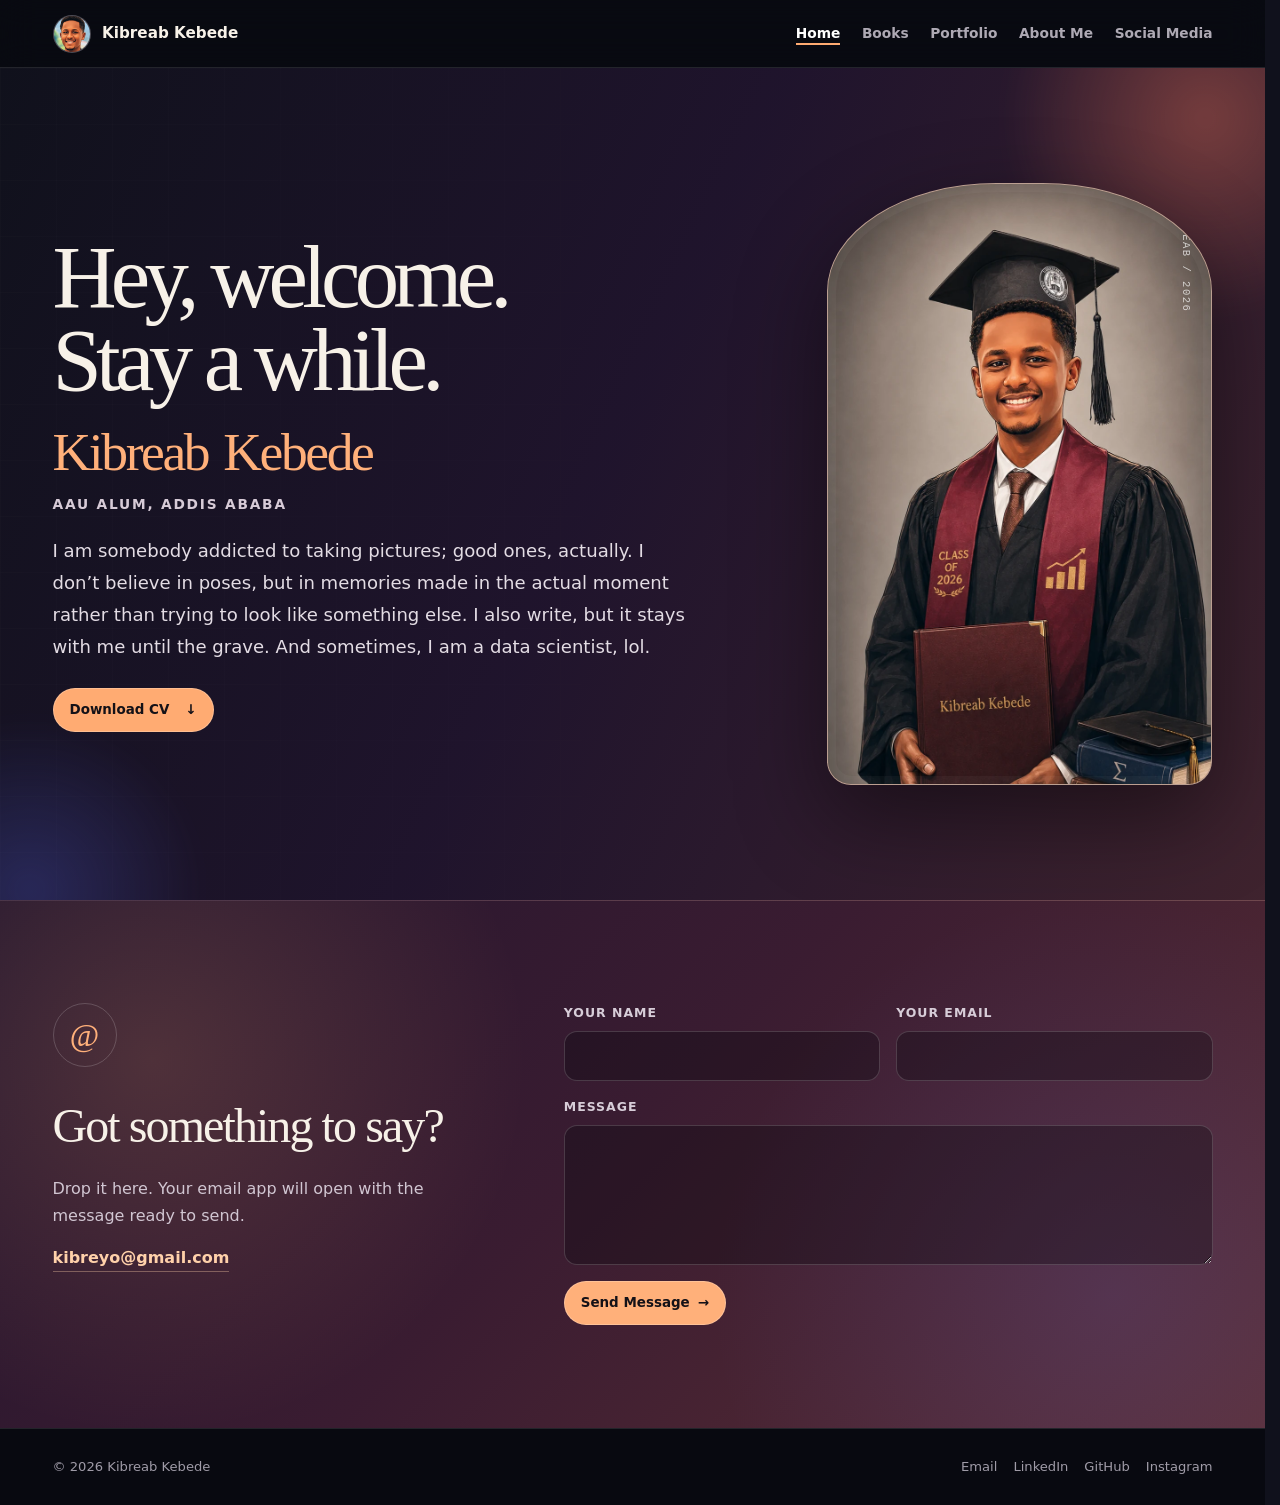
<file: index.html>
<!doctype html>
<html lang="en">
<head>
  <meta charset="utf-8">
  <meta name="viewport" content="width=device-width, initial-scale=1">
  <title>Kibreab Kebede</title>
  <meta name="description" content="The personal portfolio of Kibreab Kebede: photographs, writing, books, cinema, sport, and projects.">
  <meta name="theme-color" content="#10111c">
  <link rel="canonical" href="https://kibreabk.github.io/kibreab-kebede/">
  <meta property="og:type" content="website">
  <meta property="og:title" content="Kibreab Kebede">
  <meta property="og:description" content="Photographs, writing, books, cinema, sport, and projects.">
  <meta property="og:url" content="https://kibreabk.github.io/kibreab-kebede/">
  <meta property="og:image" content="https://kibreabk.github.io/kibreab-kebede/assets/images/personal/social-preview.jpg">
  <meta name="twitter:card" content="summary_large_image">
  <link rel="icon" href="favicon.ico" sizes="any">
  <link rel="icon" type="image/png" sizes="32x32" href="assets/icons/favicon-32.png">
  <link rel="apple-touch-icon" href="assets/icons/apple-touch-icon.png">
  <link rel="manifest" href="site.webmanifest">
  <link rel="stylesheet" href="assets/css/styles.css">
  <script defer src="assets/js/site-data.js"></script>
  <script defer src="assets/js/components.js"></script>
  <script defer src="assets/js/main.js"></script>
  <script type="application/ld+json">
  {
    "@context": "https://schema.org",
    "@type": "Person",
    "name": "Kibreab Kebede",
    "url": "https://kibreabk.github.io/kibreab-kebede/",
    "email": "mailto:kibreyo@gmail.com",
    "sameAs": [
      "https://www.instagram.com/_bloodyo_/",
      "https://www.tiktok.com/@kibreyo",
      "https://x.com/KibreabKebede1",
      "https://web.facebook.com/profile.php?id=100056605615291",
      "https://www.linkedin.com/in/kibreab-k-debisa-b67534243/",
      "https://t.me/kibreyo",
      "https://open.spotify.com/user/31jcsq52xo3aqpzcsohljddeokte",
      "https://strava.app.link/K1UndQauH5b",
      "https://github.com/Kibreabk"
    ]
  }
  </script>
</head>
<body class="page-home">
  <a class="skip-link" href="#main-content">Skip to main content</a>
  <header class="site-header">
    <div class="header-inner">
      <a class="site-brand" href="index.html" aria-label="Kibreab Kebede home">
        <span class="brand-avatar" aria-hidden="true"><img src="assets/images/personal/avatar.webp" width="512" height="512" alt=""></span>
        <span class="brand-name">Kibreab Kebede</span>
      </a>
      <button class="nav-toggle" type="button" aria-expanded="false" aria-controls="site-menu" aria-label="Open navigation" data-nav-toggle>
        <span class="nav-toggle-lines" aria-hidden="true"></span>
      </button>
      <nav class="site-nav" id="site-menu" aria-label="Primary navigation" data-nav-menu data-open="false">
        <ul>
          <li><a href="index.html" aria-current="page">Home</a></li>
          <li><a href="books.html">Books</a></li>
          <li><a href="portfolio.html">Portfolio</a></li>
          <li><a href="about.html">About Me</a></li>
          <li><a href="social.html">Social Media</a></li>
        </ul>
      </nav>
    </div>
  </header>

  <main id="main-content">
    <section class="home-hero">
      <div class="home-glow home-glow-one" aria-hidden="true"></div>
      <div class="home-glow home-glow-two" aria-hidden="true"></div>
      <div class="home-grid-lines" aria-hidden="true"></div>
      <div class="container home-grid">
        <div class="hero-copy" data-reveal>
          <h1 class="hero-headline">Hey, welcome.<br>Stay a while.</h1>
          <p class="interactive-name" tabindex="0" aria-label="Kibreab Kebede">
            <span class="name-word">Kibreab</span><span class="name-word">Kebede</span>
          </p>
          <p class="home-place">AAU Alum, Addis Ababa</p>
          <p class="home-story">I am somebody addicted to taking pictures; good ones, actually. I don&rsquo;t believe in poses, but in memories made in the actual moment rather than trying to look like something else. I also write, but it stays with me until the grave. And sometimes, I am a data scientist, lol.</p>
          <a class="button" href="assets/documents/Kibreab_Kebede_CV.pdf" download style="margin-top: 1.5rem; display: inline-flex; width: fit-content; text-decoration: none;">Download CV <span aria-hidden="true" style="margin-left: 8px;">&#8595;</span></a>
        </div>
        <figure class="home-portrait-shell" data-reveal>
          <span class="portrait-caption" aria-hidden="true">KIBREAB / 2026</span>
          <img src="assets/images/personal/homepage.webp" width="862" height="1825" alt="Illustrated portrait of Kibreab Kebede in academic dress holding a personalized folder beside a stack of books" fetchpriority="high">
        </figure>
      </div>
    </section>

    <section class="home-contact" id="contact" aria-labelledby="contact-title">
      <div class="container contact-grid">
        <div class="contact-copy" data-reveal>
          <span class="contact-mark" aria-hidden="true">@</span>
          <h2 id="contact-title">Got something to say?</h2>
          <p>Drop it here. Your email app will open with the message ready to send.</p>
          <a class="contact-email" href="mailto:kibreyo@gmail.com">kibreyo@gmail.com</a>
        </div>
        <form class="contact-form" data-email-form data-reveal>
          <div class="field-pair">
            <label><span>Your name</span><input type="text" name="name" autocomplete="name" required></label>
            <label><span>Your email</span><input type="email" name="email" autocomplete="email" required></label>
          </div>
          <label><span>Message</span><textarea name="message" rows="5" required></textarea></label>
          <div class="form-actions">
            <button class="button contact-button" type="submit">Send Message <span aria-hidden="true">&#8594;</span></button>
            <p class="form-status" data-email-status aria-live="polite"></p>
          </div>
        </form>
      </div>
    </section>
  </main>

  <footer class="site-footer">
    <div class="container footer-inner">
      <p>&copy; <span data-current-year>2026</span> Kibreab Kebede</p>
      <nav class="footer-links" aria-label="Footer links">
        <a href="mailto:kibreyo@gmail.com">Email</a>
        <a href="https://www.linkedin.com/in/kibreab-k-debisa-b67534243/" target="_blank" rel="noopener noreferrer">LinkedIn</a>
        <a href="https://github.com/Kibreabk" target="_blank" rel="noopener noreferrer">GitHub</a>
        <a href="https://www.instagram.com/_bloodyo_/" target="_blank" rel="noopener noreferrer">Instagram</a>
      </nav>
    </div>
  </footer>
  <button class="back-to-top" type="button" aria-label="Back to top" data-back-to-top data-visible="false">&uarr;</button>
</body>
</html>
</file>
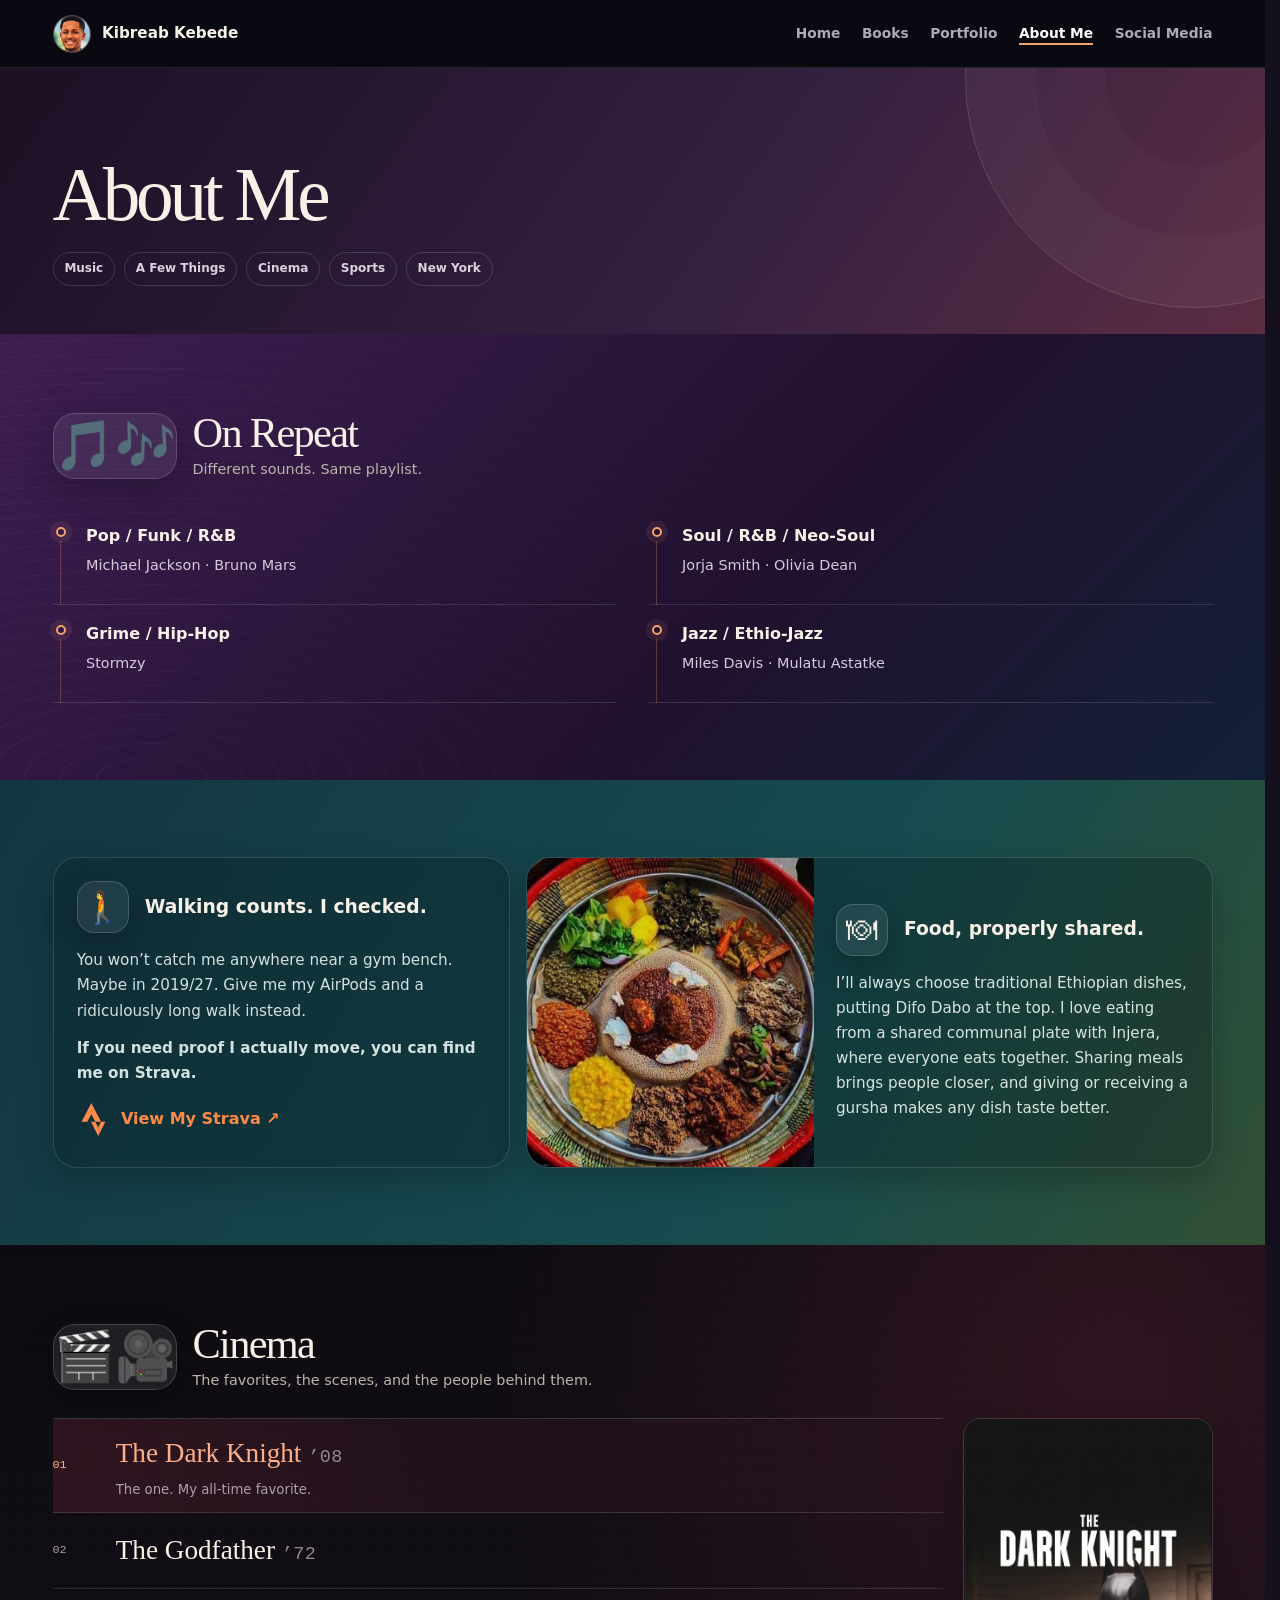
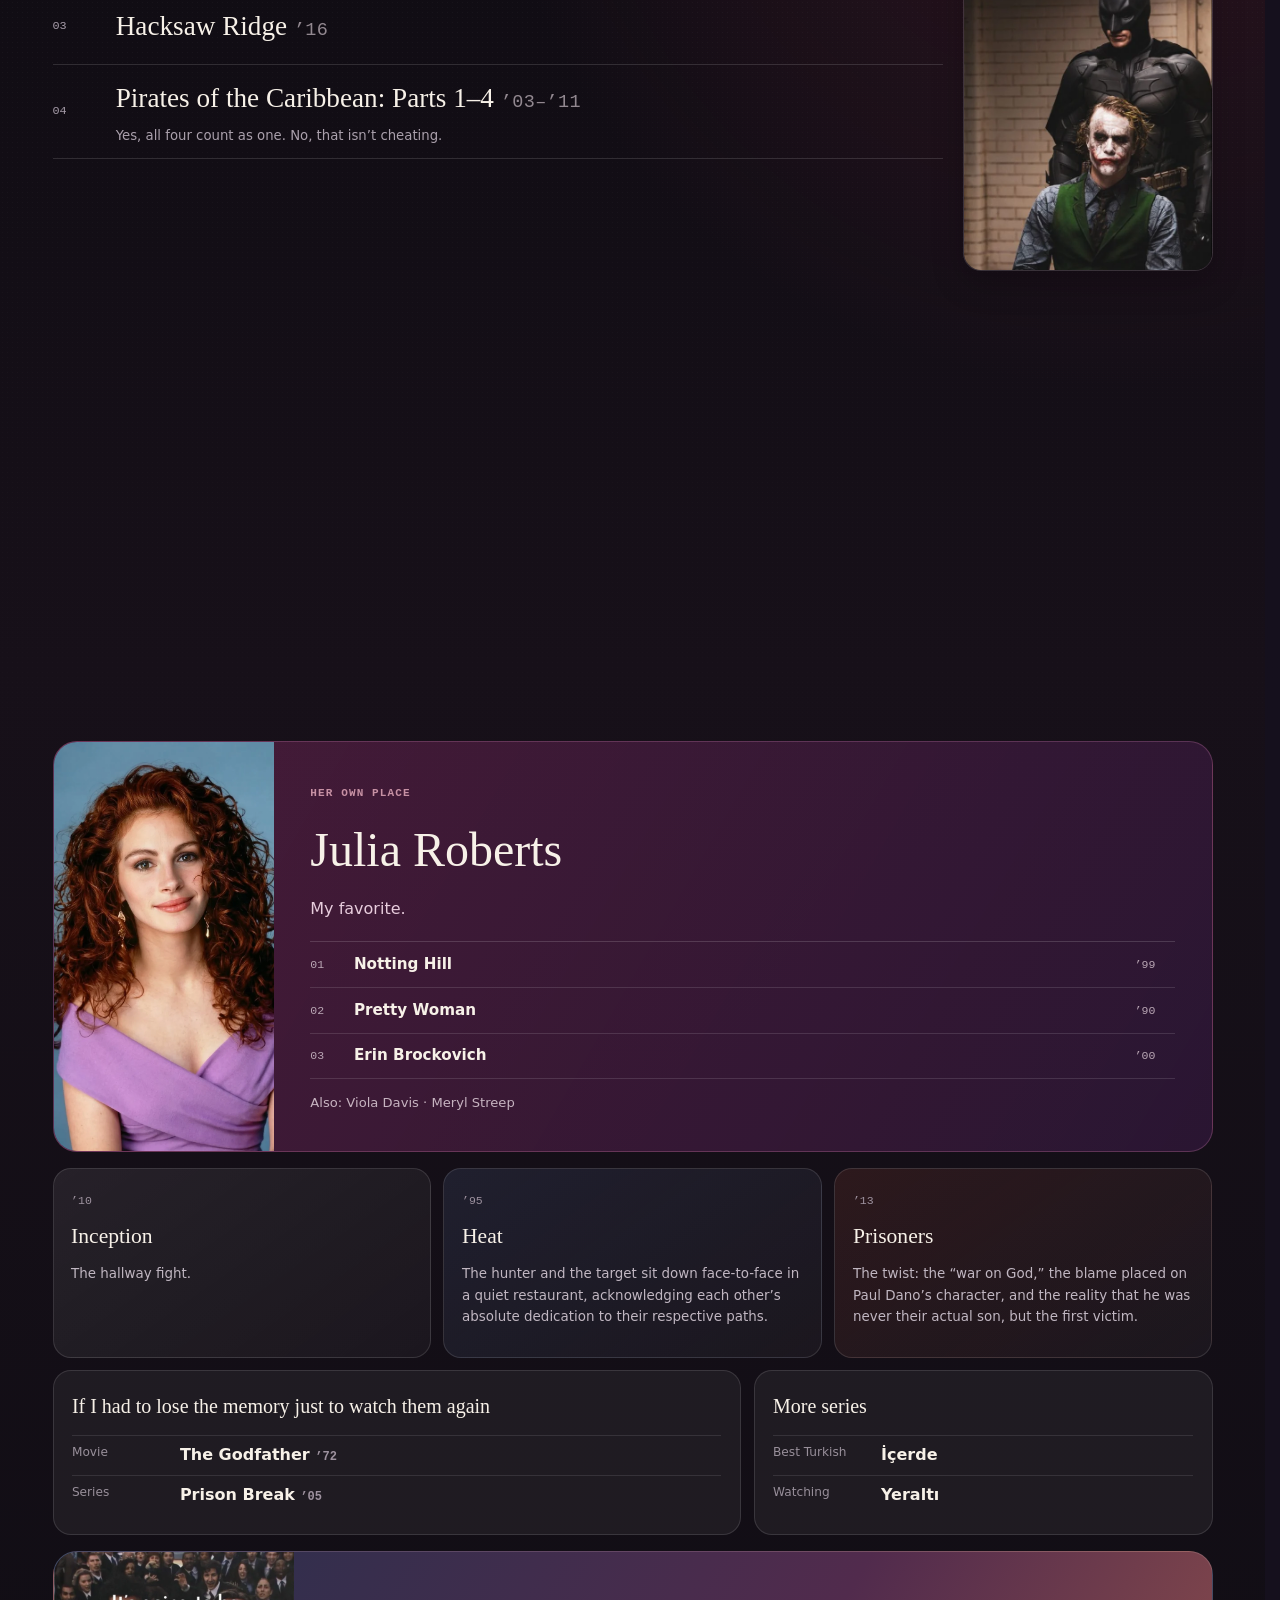
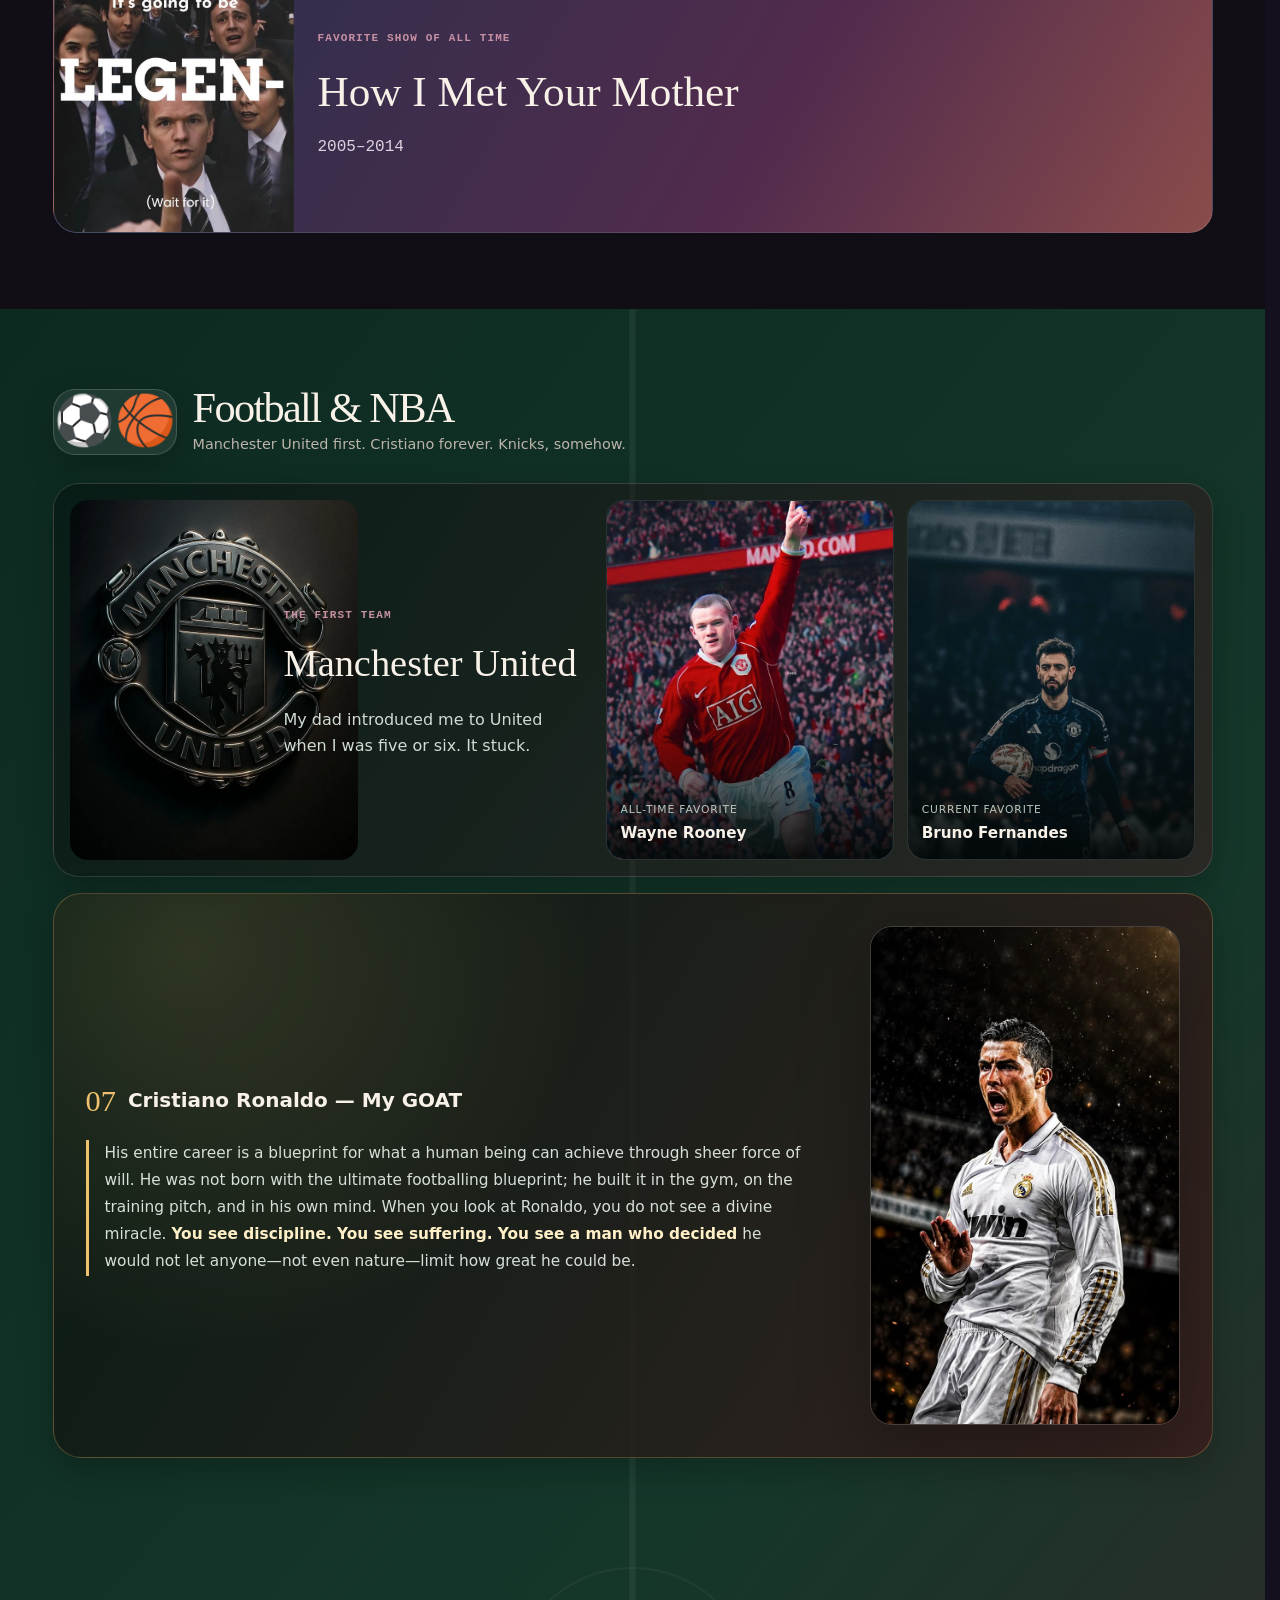
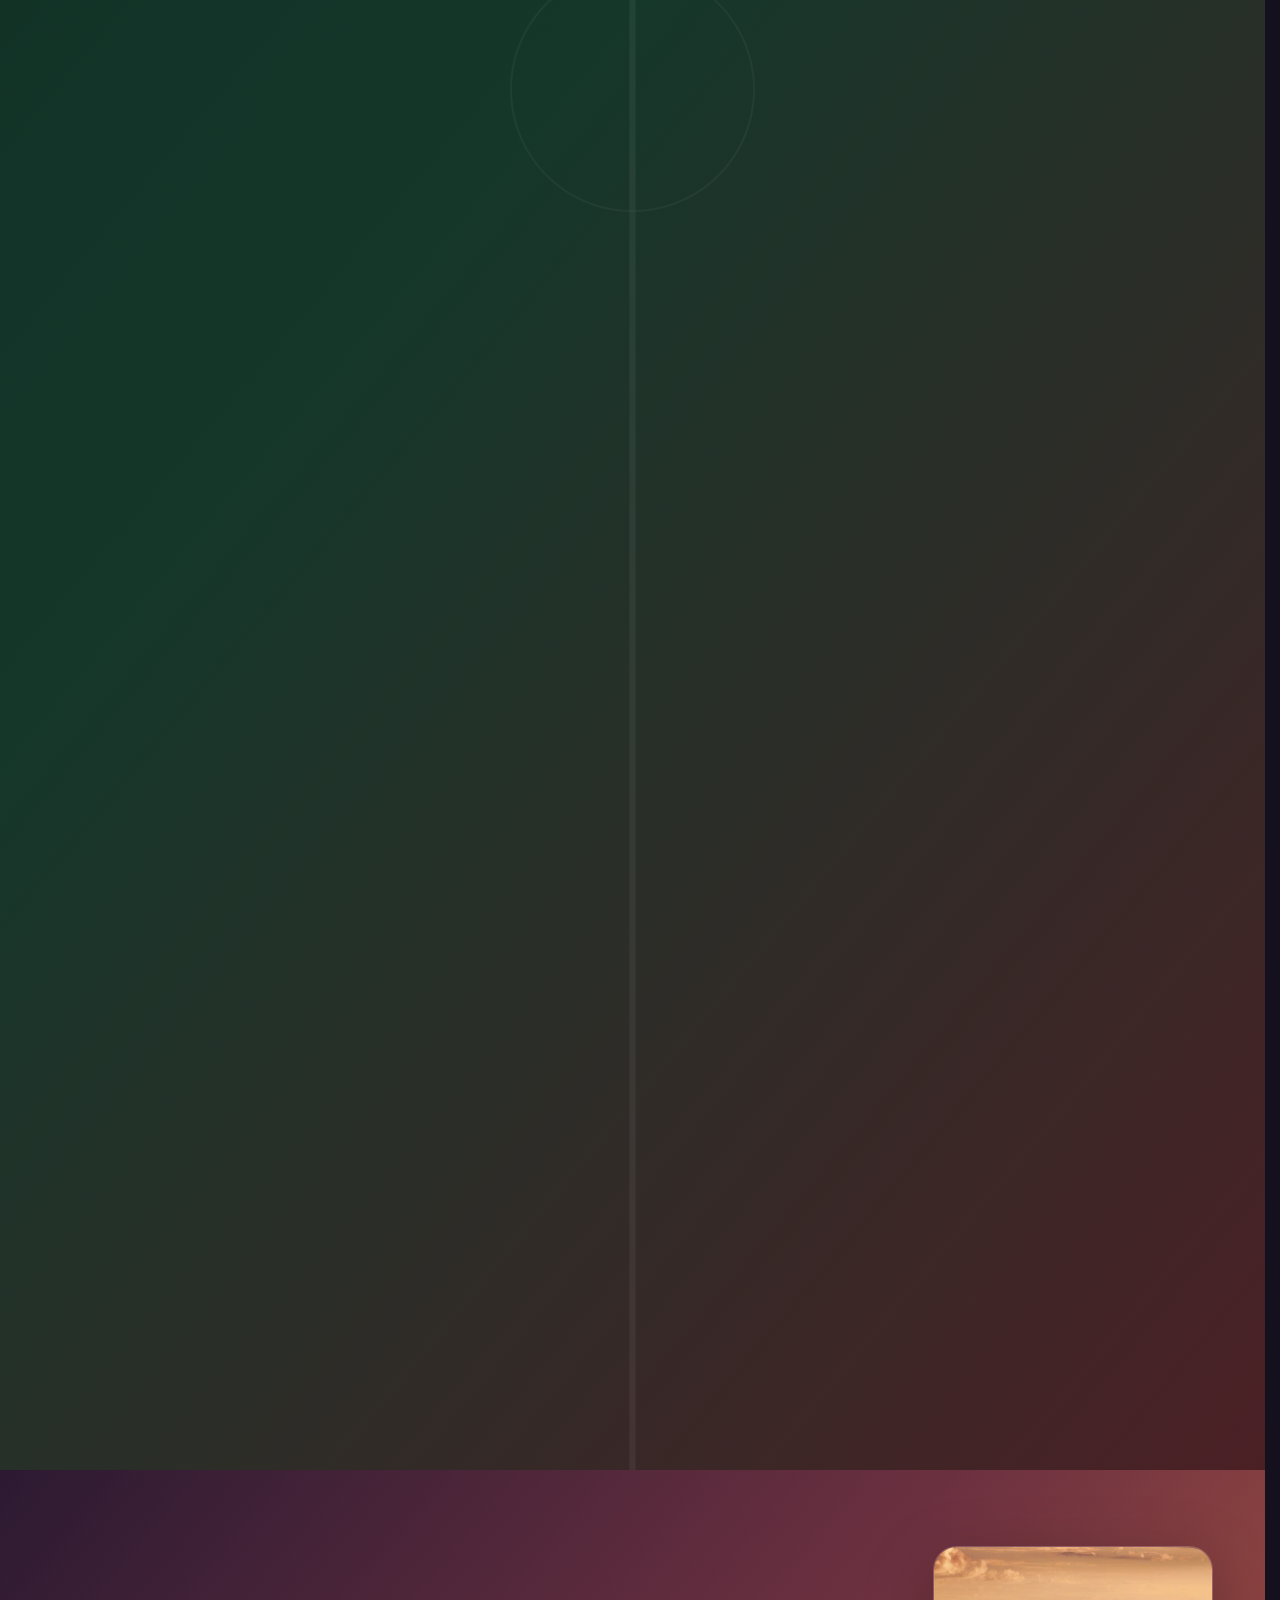
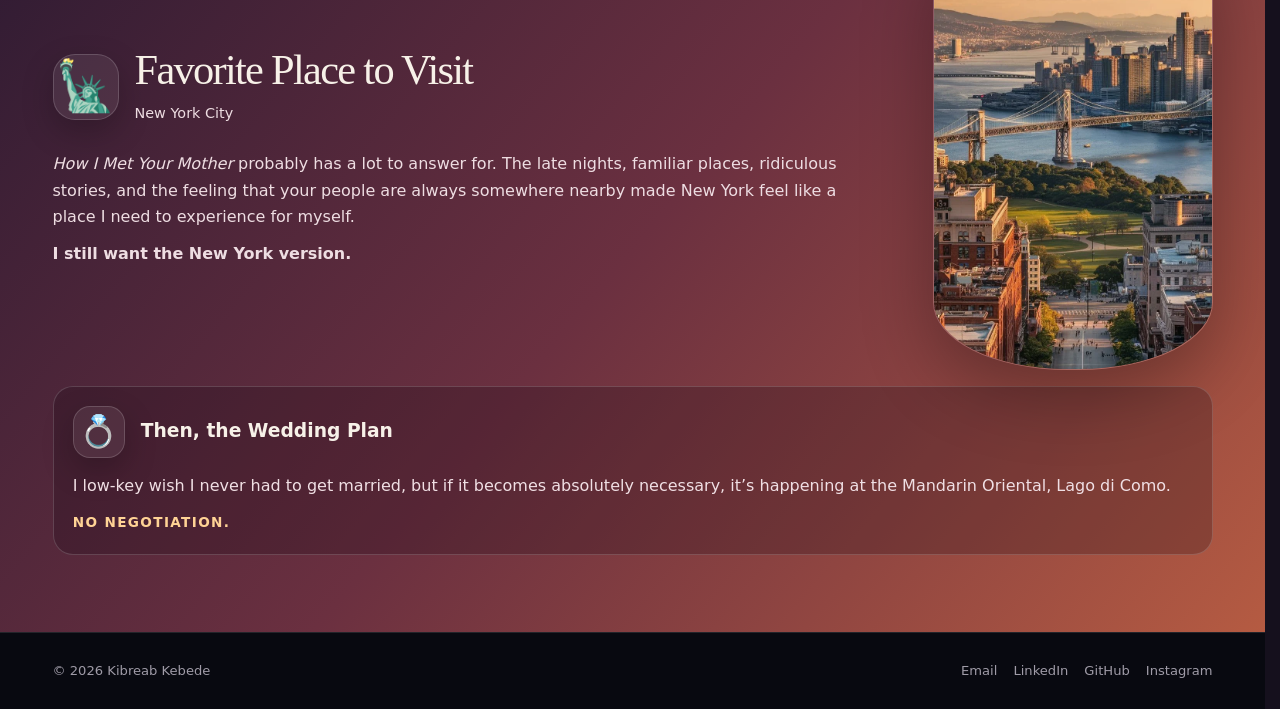
<file: about.html>
<!doctype html>
<html lang="en">
<head>
  <meta charset="utf-8">
  <meta name="viewport" content="width=device-width, initial-scale=1">
  <title>About Me | Kibreab Kebede</title>
  <meta name="description" content="Music, long walks, Ethiopian food, cinema, football, basketball, New York, and the things Kibreab Kebede cares about.">
  <meta name="theme-color" content="#15101d">
  <link rel="canonical" href="https://kibreabk.github.io/kibreab-kebede/about.html">
  <meta property="og:type" content="profile">
  <meta property="og:title" content="About Me | Kibreab Kebede">
  <meta property="og:description" content="Music, food, cinema, football, basketball, New York, and a few opinions Kibreab will defend.">
  <meta property="og:url" content="https://kibreabk.github.io/kibreab-kebede/about.html">
  <meta property="og:image" content="https://kibreabk.github.io/kibreab-kebede/assets/images/personal/social-preview.jpg">
  <meta name="twitter:card" content="summary_large_image">
  <link rel="icon" href="favicon.ico" sizes="any">
  <link rel="icon" type="image/png" sizes="32x32" href="assets/icons/favicon-32.png">
  <link rel="apple-touch-icon" href="assets/icons/apple-touch-icon.png">
  <link rel="manifest" href="site.webmanifest">
  <link rel="stylesheet" href="assets/css/styles.css">
  <script defer src="assets/js/site-data.js"></script>
  <script defer src="assets/js/components.js"></script>
  <script defer src="assets/js/main.js"></script>
</head>
<body class="page-about">
  <a class="skip-link" href="#main-content">Skip to main content</a>
  <header class="site-header">
    <div class="header-inner">
      <a class="site-brand" href="index.html" aria-label="Kibreab Kebede home">
        <span class="brand-avatar" aria-hidden="true"><img src="assets/images/personal/avatar.webp" width="512" height="512" alt=""></span>
        <span class="brand-name">Kibreab Kebede</span>
      </a>
      <button class="nav-toggle" type="button" aria-expanded="false" aria-controls="site-menu" aria-label="Open navigation" data-nav-toggle><span class="nav-toggle-lines" aria-hidden="true"></span></button>
      <nav class="site-nav" id="site-menu" aria-label="Primary navigation" data-nav-menu data-open="false">
        <ul>
          <li><a href="index.html">Home</a></li>
          <li><a href="books.html">Books</a></li>
          <li><a href="portfolio.html">Portfolio</a></li>
          <li><a href="about.html" aria-current="page">About Me</a></li>
          <li><a href="social.html">Social Media</a></li>
        </ul>
      </nav>
    </div>
  </header>

  <main id="main-content">
    <header class="about-hero">
      <div class="about-rings" aria-hidden="true"></div>
      <div class="container">
        <h1 class="page-title" data-reveal>About Me</h1>
        <nav class="about-chapters" aria-label="About page chapters" data-reveal>
          <a href="#music">Music</a>
          <a href="#small-things">A Few Things</a>
          <a href="#cinema">Cinema</a>
          <a href="#sports">Sports</a>
          <a href="#favorite-place">New York</a>
        </nav>
      </div>
    </header>

    <section class="about-band music-band" id="music" aria-labelledby="music-title">
      <div class="music-wave" aria-hidden="true"></div>
      <div class="container">
        <div class="chapter-head" data-reveal>
          <span class="chapter-marker" aria-hidden="true">&#127925;&#127926;</span>
          <div class="chapter-copy"><h2 class="section-title" id="music-title">On Repeat</h2><p>Different sounds. Same playlist.</p></div>
        </div>
        <div class="music-grid">
          <article class="music-entry" data-reveal><span class="track-dot" aria-hidden="true"></span><h3>Pop / Funk / R&amp;B</h3><p>Michael Jackson &middot; Bruno Mars</p></article>
          <article class="music-entry" data-reveal><span class="track-dot" aria-hidden="true"></span><h3>Soul / R&amp;B / Neo-Soul</h3><p>Jorja Smith &middot; Olivia Dean</p></article>
          <article class="music-entry" data-reveal><span class="track-dot" aria-hidden="true"></span><h3>Grime / Hip-Hop</h3><p>Stormzy</p></article>
          <article class="music-entry" data-reveal><span class="track-dot" aria-hidden="true"></span><h3>Jazz / Ethio-Jazz</h3><p>Miles Davis &middot; Mulatu Astatke</p></article>
        </div>
      </div>
    </section>

    <section class="about-band things-band" id="small-things" aria-labelledby="things-title">
      <div class="container">
        <h2 class="visually-hidden" id="things-title">A Few Things About Me</h2>
        <div class="things-grid">
          <article class="walk-panel" data-reveal>
            <div class="chapter-head compact"><span class="chapter-marker small" aria-hidden="true">&#128694;</span><div class="chapter-copy"><h3>Walking counts. I checked.</h3></div></div>
            <p>You won&rsquo;t catch me anywhere near a gym bench. Maybe in 2019/27. Give me my AirPods and a ridiculously long walk instead.</p>
            <p><strong>If you need proof I actually move, you can find me on Strava.</strong></p>
            <a class="strava-link" href="https://strava.app.link/K1UndQauH5b" target="_blank" rel="noopener noreferrer"><span class="strava-icon" aria-hidden="true"></span><span>View My Strava &#8599;</span></a>
          </article>
          <article class="food-panel" data-reveal>
            <figure><img src="assets/images/about/ethiopian-food.webp" width="736" height="768" alt="A shared platter of traditional Ethiopian dishes served with injera" loading="lazy"></figure>
            <div class="food-copy">
              <div class="chapter-head compact"><span class="chapter-marker small" aria-hidden="true">&#127869;</span><div class="chapter-copy"><h3>Food, properly shared.</h3></div></div>
              <p>I&rsquo;ll always choose traditional Ethiopian dishes, putting Difo Dabo at the top. I love eating from a shared communal plate with Injera, where everyone eats together. Sharing meals brings people closer, and giving or receiving a gursha makes any dish taste better.</p>
            </div>
          </article>
        </div>
      </div>
    </section>

    <section class="about-band cinema-band" id="cinema" aria-labelledby="cinema-title">
      <div class="film-grain" aria-hidden="true"></div>
      <div class="container">
        <div class="chapter-head" data-reveal>
          <span class="chapter-marker" aria-hidden="true">&#127916;&#127909;</span>
          <div class="chapter-copy"><h2 class="section-title" id="cinema-title">Cinema</h2><p>The favorites, the scenes, and the people behind them.</p></div>
        </div>

        <div class="cinema-top">
          <div class="movie-list">
            <article class="movie-row featured" data-reveal><span class="movie-number">01</span><div><h3>The Dark Knight <span class="movie-year">&rsquo;08</span></h3><p>The one. My all-time favorite.</p></div></article>
            <article class="movie-row" data-reveal><span class="movie-number">02</span><div><h3>The Godfather <span class="movie-year">&rsquo;72</span></h3></div></article>
            <article class="movie-row" data-reveal><span class="movie-number">03</span><div><h3>Hacksaw Ridge <span class="movie-year">&rsquo;16</span></h3></div></article>
            <article class="movie-row" data-reveal><span class="movie-number">04</span><div><h3>Pirates of the Caribbean: Parts 1&ndash;4 <span class="movie-year">&rsquo;03&ndash;&rsquo;11</span></h3><p>Yes, all four count as one. No, that isn&rsquo;t cheating.</p></div></article>
            <article class="movie-row" data-reveal><span class="movie-number">05</span><div><h3>The Batman <span class="movie-year">&rsquo;22</span></h3></div></article>
          </div>
          <figure class="dark-knight-image" data-reveal><img src="assets/images/cinema/the-dark-knight.webp" width="555" height="1200" alt="The Dark Knight artwork featuring Batman and the Joker" loading="lazy"></figure>
        </div>

        <article class="tuscany-feature" data-reveal>
          <span>Favorite of 2026</span>
          <h3>You, Me &amp; Tuscany</h3>
          <i aria-hidden="true"></i>
        </article>

        <div class="cinema-detail-grid">
          <article class="cinema-panel nolan-panel" data-reveal>
            <img src="assets/images/cinema/christopher-nolan.webp" width="620" height="620" alt="Black-and-white portrait of filmmaker Christopher Nolan" loading="lazy">
            <div><span class="panel-label">Behind the Camera</span><h3>Christopher Nolan&mdash;the favorite.</h3><p>Denis Villeneuve &middot; Martin Scorsese &middot; Steven Spielberg &middot; David Fincher</p></div>
          </article>
          <article class="cinema-panel jake-panel" data-reveal>
            <img src="assets/images/cinema/jake-gyllenhaal.webp" width="720" height="1278" alt="Black-and-white portrait of Jake Gyllenhaal" loading="lazy">
            <div><span class="panel-label">In Front of It</span><h3>Jake Gyllenhaal&mdash;my GOAT.</h3><p>Denzel Washington &middot; Robert De Niro &middot; Al Pacino &middot; Leonardo DiCaprio &middot; Christian Bale &middot; Brad Pitt</p></div>
          </article>
        </div>

        <article class="julia-feature" data-reveal>
          <figure><img src="assets/images/cinema/julia-roberts.webp" width="720" height="1308" alt="Portrait of Julia Roberts" loading="lazy"></figure>
          <div>
            <span class="panel-label">Her own place</span>
            <h3>Julia Roberts</h3>
            <p class="julia-line">My favorite.</p>
            <ol class="julia-films">
              <li><span>01</span><strong>Notting Hill</strong><em>&rsquo;99</em></li>
              <li><span>02</span><strong>Pretty Woman</strong><em>&rsquo;90</em></li>
              <li><span>03</span><strong>Erin Brockovich</strong><em>&rsquo;00</em></li>
            </ol>
            <p class="other-women">Also: Viola Davis &middot; Meryl Streep</p>
          </div>
        </article>

        <div class="scene-grid" aria-label="Favorite movie moments">
          <article class="scene-card" data-reveal><span class="scene-year">&rsquo;10</span><strong>Inception</strong><p>The hallway fight.</p></article>
          <article class="scene-card" data-reveal><span class="scene-year">&rsquo;95</span><strong>Heat</strong><p>The hunter and the target sit down face-to-face in a quiet restaurant, acknowledging each other&rsquo;s absolute dedication to their respective paths.</p></article>
          <article class="scene-card" data-reveal><span class="scene-year">&rsquo;13</span><strong>Prisoners</strong><p>The twist: the &ldquo;war on God,&rdquo; the blame placed on Paul Dano&rsquo;s character, and the reality that he was never their actual son, but the first victim.</p></article>
        </div>

        <div class="cinema-facts">
          <article class="reset-panel" data-reveal>
            <h3>If I had to lose the memory just to watch them again</h3>
            <dl><div><dt>Movie</dt><dd>The Godfather <span>&rsquo;72</span></dd></div><div><dt>Series</dt><dd>Prison Break <span>&rsquo;05</span></dd></div></dl>
          </article>
          <article class="series-panel" data-reveal>
            <h3>More series</h3>
            <dl><div><dt>Best Turkish</dt><dd>&#304;&ccedil;erde</dd></div><div><dt>Watching</dt><dd>Yeralt&#305;</dd></div></dl>
          </article>
        </div>

        <article class="himym-feature" data-reveal>
          <figure><img src="assets/images/cinema/how-i-met-your-mother.webp" width="720" height="1080" alt="How I Met Your Mother cast image with the phrase it is going to be legendary" loading="lazy"></figure>
          <div><span class="panel-label">Favorite show of all time</span><h3>How I Met Your Mother</h3><p>2005&ndash;2014</p></div>
        </article>
      </div>
    </section>

    <section class="about-band sports-band" id="sports" aria-labelledby="sports-title">
      <div class="pitch-lines" aria-hidden="true"></div>
      <div class="container">
        <div class="chapter-head" data-reveal>
          <span class="chapter-marker" aria-hidden="true">&#9917;&#127936;</span>
          <div class="chapter-copy"><h2 class="section-title" id="sports-title">Football &amp; NBA</h2><p>Manchester United first. Cristiano forever. Knicks, somehow.</p></div>
        </div>

        <section class="united-story" aria-labelledby="united-title">
          <figure class="united-crest" data-reveal><img src="assets/images/football/manchester-united.webp" width="720" height="1080" alt="Dark Manchester United crest artwork" loading="lazy"></figure>
          <div class="united-copy" data-reveal>
            <span class="panel-label">The first team</span>
            <h3 id="united-title">Manchester United</h3>
            <p>My dad introduced me to United when I was five or six. It stuck.</p>
          </div>
          <div class="united-players">
            <article class="player-card" data-reveal><img src="assets/images/football/wayne-rooney.webp" width="720" height="1280" alt="Wayne Rooney celebrating in a Manchester United kit" loading="lazy"><div><span>All-time favorite</span><strong>Wayne Rooney</strong></div></article>
            <article class="player-card" data-reveal><img src="assets/images/football/bruno-fernandes.webp" width="720" height="1280" alt="Bruno Fernandes on the pitch in a Manchester United kit" loading="lazy"><div><span>Current favorite</span><strong>Bruno Fernandes</strong></div></article>
          </div>
        </section>

        <section class="cr7-feature" aria-labelledby="cr7-title">
          <div class="cr7-copy" data-reveal>
            <div class="ronaldo-label"><span aria-hidden="true">07</span><h3 id="cr7-title">Cristiano Ronaldo &mdash; My GOAT</h3></div>
            <blockquote>His entire career is a blueprint for what a human being can achieve through sheer force of will. He was not born with the ultimate footballing blueprint; he built it in the gym, on the training pitch, and in his own mind. When you look at Ronaldo, you do not see a divine miracle. <strong>You see discipline. You see suffering. You see a man who decided</strong> he would not let anyone&mdash;not even nature&mdash;limit how great he could be.</blockquote>
          </div>
          <figure class="ronaldo-image" data-reveal><img src="assets/images/football/cristiano-ronaldo.webp" width="720" height="1279" alt="Cristiano Ronaldo in a Real Madrid kit" loading="lazy"></figure>
        </section>

        <div class="football-mosaic">
          <article class="football-image-card era-card" data-reveal>
            <img src="assets/images/football/ronaldo-zidane-new.jpg" alt="Cristiano Ronaldo and Zinedine Zidane in the rain" loading="lazy">
            <div><span>Favorite CR7 era</span><h3>Real Madrid. Zidane. Three Champions Leagues in a row.</h3></div>
          </article>
          <article class="football-image-card match-card" data-reveal>
            <img src="assets/images/football/cardiff-2017.webp" width="720" height="900" alt="Real Madrid celebrating against Juventus in the 2017 Champions League final" loading="lazy">
            <div><span>The Match</span><h3>Real Madrid 4&ndash;1 Juventus</h3><p>Cardiff &middot; 2017</p></div>
          </article>
        </div>

        <div class="outside-grid" aria-label="Favorite player and manager outside Manchester United">
          <article class="outside-card" data-reveal><img src="assets/images/football/jude-bellingham.webp" width="720" height="1279" alt="Jude Bellingham wearing a Real Madrid kit and medal" loading="lazy"><div><span>Favorite player outside United</span><h3>Jude Bellingham</h3></div></article>
          <article class="outside-card" data-reveal><img src="assets/images/football/zinedine-zidane.webp" width="720" height="1247" alt="Black-and-white portrait of Zinedine Zidane as a coach" loading="lazy"><div><span>Favorite manager</span><h3>Zinedine Zidane</h3></div></article>
        </div>

        <article class="nba-feature" data-reveal>
          <figure><img src="assets/images/football/tyrese-haliburton.webp" width="720" height="1080" alt="Tyrese Haliburton walking courtside before a basketball game" loading="lazy"></figure>
          <div><span class="panel-label">NBA</span><h3>Knicks fan. Tyrese Haliburton is my favorite player.</h3><p>Yes, both can be true.</p></div>
        </article>

        <div class="opinion-box" data-reveal><h3>Argue With the Wall</h3><p>Real Madrid is the biggest football club in the world.</p><p>CR7 is the greatest human being to touch a football.</p></div>
      </div>
    </section>

    <section class="about-band city-band" id="favorite-place" aria-labelledby="city-title">
      <div class="container">
        <div class="city-grid">
          <div class="city-copy" data-reveal>
            <div class="chapter-head"><span class="chapter-marker" aria-hidden="true">&#128509;</span><div class="chapter-copy"><h2 class="section-title" id="city-title">Favorite Place to Visit</h2><p>New York City</p></div></div>
            <p><em>How I Met Your Mother</em> probably has a lot to answer for. The late nights, familiar places, ridiculous stories, and the feeling that your people are always somewhere nearby made New York feel like a place I need to experience for myself.</p>
            <p><strong>I still want the New York version.</strong></p>
          </div>
          <figure class="city-image" data-reveal><img src="assets/images/personal/nyc.webp" width="720" height="1280" alt="View across New York City and the East River at sunset" loading="lazy"></figure>
        </div>
        <article class="wedding-card" data-reveal>
          <div class="chapter-head compact"><span class="chapter-marker small" aria-hidden="true">&#128141;</span><div class="chapter-copy"><h3>Then, the Wedding Plan</h3></div></div>
          <p>I low-key wish I never had to get married, but if it becomes absolutely necessary, it&rsquo;s happening at the Mandarin Oriental, Lago di Como.</p>
          <strong>No negotiation.</strong>
        </article>
      </div>
    </section>
  </main>

  <footer class="site-footer">
    <div class="container footer-inner">
      <p>&copy; <span data-current-year>2026</span> Kibreab Kebede</p>
      <nav class="footer-links" aria-label="Footer links">
        <a href="mailto:kibreyo@gmail.com">Email</a>
        <a href="https://www.linkedin.com/in/kibreab-k-debisa-b67534243/" target="_blank" rel="noopener noreferrer">LinkedIn</a>
        <a href="https://github.com/Kibreabk" target="_blank" rel="noopener noreferrer">GitHub</a>
        <a href="https://www.instagram.com/_bloodyo_/" target="_blank" rel="noopener noreferrer">Instagram</a>
      </nav>
    </div>
  </footer>
  <button class="back-to-top" type="button" aria-label="Back to top" data-back-to-top data-visible="false">&uarr;</button>
</body>
</html>
</file>
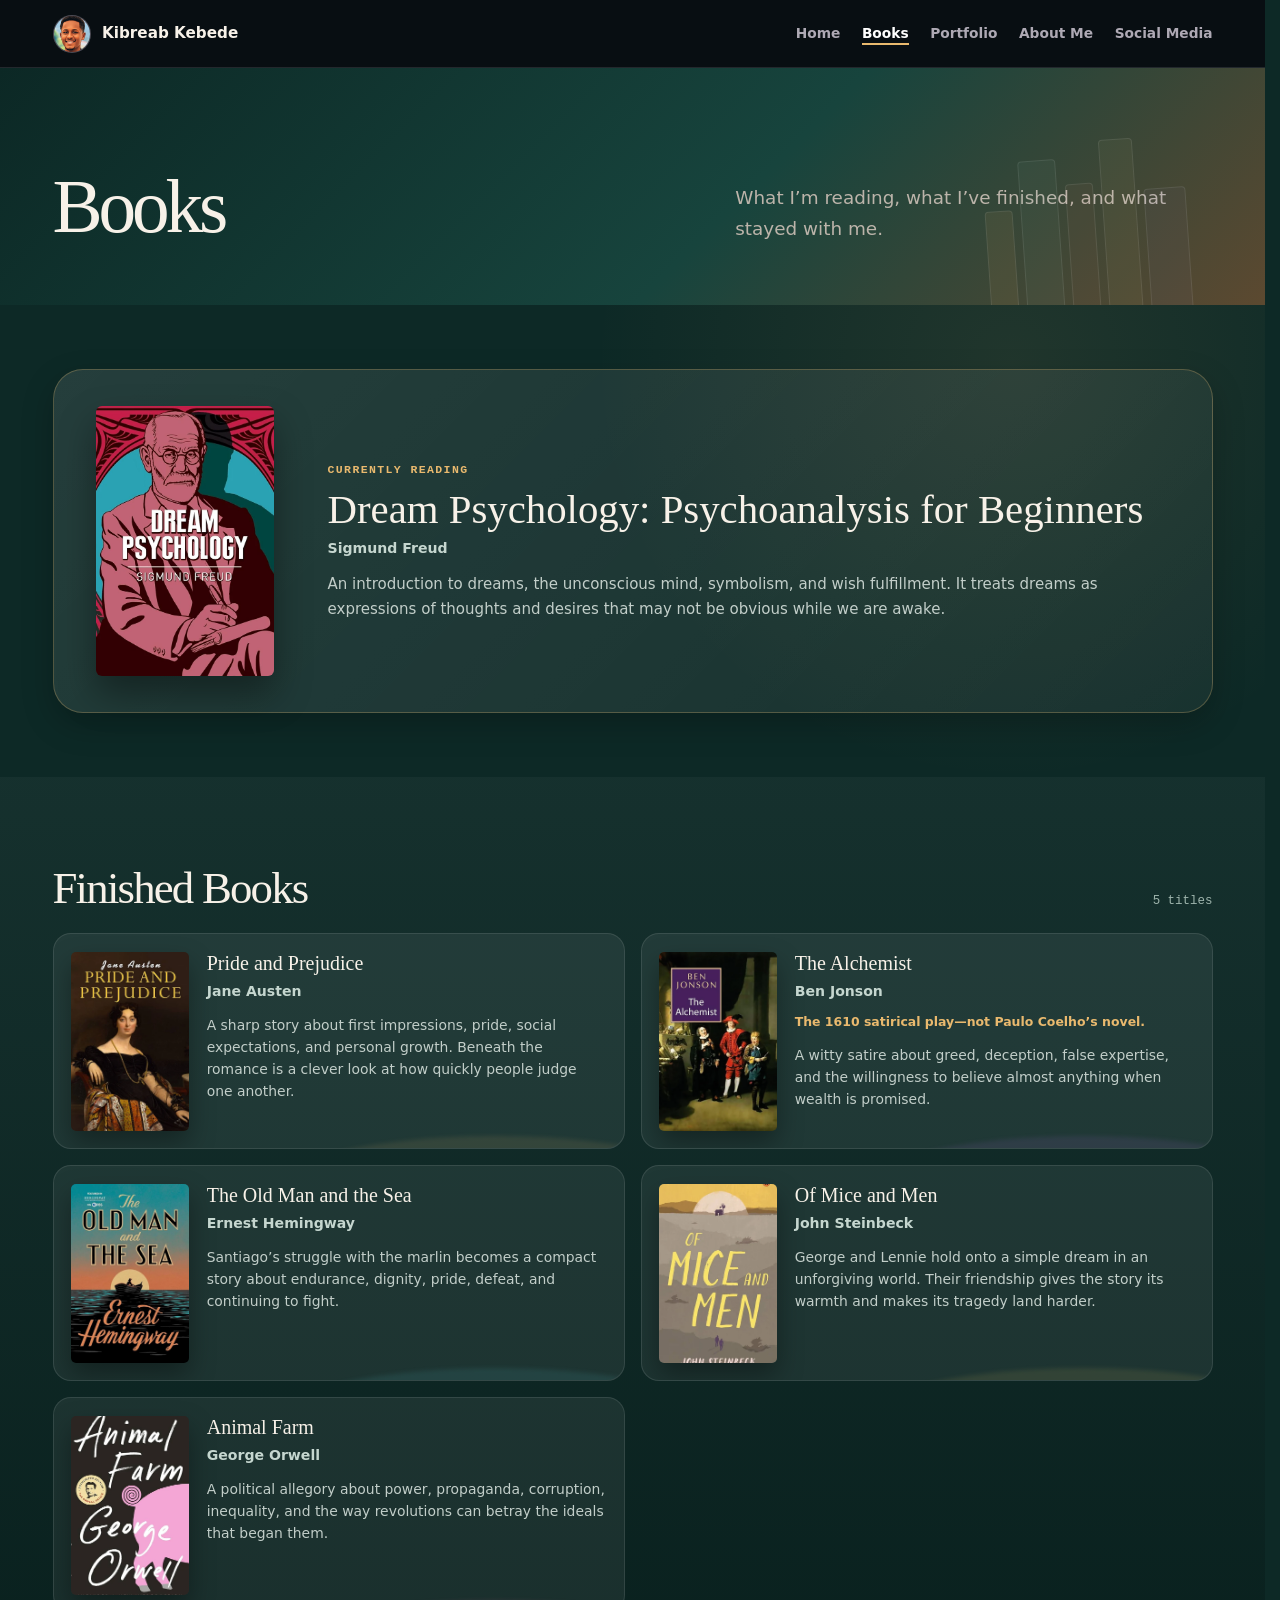
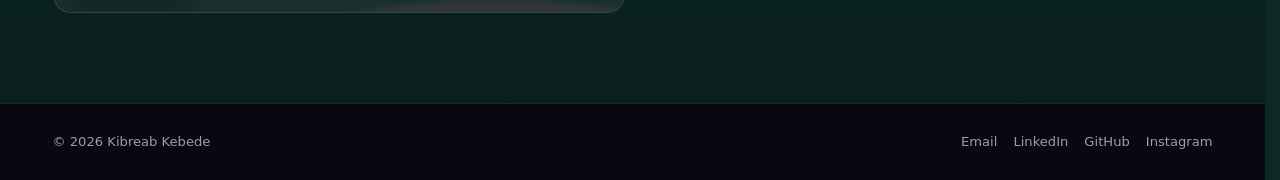
<file: books.html>
<!doctype html>
<html lang="en">
<head>
  <meta charset="utf-8">
  <meta name="viewport" content="width=device-width, initial-scale=1">
  <title>Books | Kibreab Kebede</title>
  <meta name="description" content="Books Kibreab Kebede is reading and has finished, with short personal takeaways.">
  <meta name="theme-color" content="#0d2926">
  <link rel="canonical" href="https://kibreabk.github.io/kibreab-kebede/books.html">
  <meta property="og:type" content="website">
  <meta property="og:title" content="Books | Kibreab Kebede">
  <meta property="og:description" content="What I am reading, what I have finished, and what stayed with me.">
  <meta property="og:url" content="https://kibreabk.github.io/kibreab-kebede/books.html">
  <meta property="og:image" content="https://kibreabk.github.io/kibreab-kebede/assets/images/personal/social-preview.jpg">
  <meta name="twitter:card" content="summary_large_image">
  <link rel="icon" href="favicon.ico" sizes="any">
  <link rel="icon" type="image/png" sizes="32x32" href="assets/icons/favicon-32.png">
  <link rel="apple-touch-icon" href="assets/icons/apple-touch-icon.png">
  <link rel="manifest" href="site.webmanifest">
  <link rel="stylesheet" href="assets/css/styles.css">
  <script defer src="assets/js/site-data.js"></script>
  <script defer src="assets/js/components.js"></script>
  <script defer src="assets/js/main.js"></script>
</head>
<body class="page-books">
  <a class="skip-link" href="#main-content">Skip to main content</a>
  <header class="site-header">
    <div class="header-inner">
      <a class="site-brand" href="index.html" aria-label="Kibreab Kebede home">
        <span class="brand-avatar" aria-hidden="true"><img src="assets/images/personal/avatar.webp" width="512" height="512" alt=""></span>
        <span class="brand-name">Kibreab Kebede</span>
      </a>
      <button class="nav-toggle" type="button" aria-expanded="false" aria-controls="site-menu" aria-label="Open navigation" data-nav-toggle><span class="nav-toggle-lines" aria-hidden="true"></span></button>
      <nav class="site-nav" id="site-menu" aria-label="Primary navigation" data-nav-menu data-open="false">
        <ul>
          <li><a href="index.html">Home</a></li>
          <li><a href="books.html" aria-current="page">Books</a></li>
          <li><a href="portfolio.html">Portfolio</a></li>
          <li><a href="about.html">About Me</a></li>
          <li><a href="social.html">Social Media</a></li>
        </ul>
      </nav>
    </div>
  </header>

  <main id="main-content">
    <header class="page-hero books-hero">
      <div class="book-spines" aria-hidden="true"><span></span><span></span><span></span><span></span><span></span></div>
      <div class="container page-hero-grid">
        <h1 class="page-title">Books</h1>
        <p class="page-intro">What I&rsquo;m reading, what I&rsquo;ve finished, and what stayed with me.</p>
      </div>
    </header>

    <section class="section-compact" aria-labelledby="currently-reading">
      <div class="container">
        <article class="current-book" data-reveal>
          <figure class="book-cover"><img src="assets/images/books/dream-psychology.webp" width="520" height="798" alt="Cover of Dream Psychology: Psychoanalysis for Beginners by Sigmund Freud"></figure>
          <div class="book-copy">
            <p class="status" id="currently-reading">Currently Reading</p>
            <h2>Dream Psychology: Psychoanalysis for Beginners</h2>
            <p class="book-author">Sigmund Freud</p>
            <p class="book-description">An introduction to dreams, the unconscious mind, symbolism, and wish fulfillment. It treats dreams as expressions of thoughts and desires that may not be obvious while we are awake.</p>
          </div>
        </article>
      </div>
    </section>

    <section class="section finished-section" aria-labelledby="finished-books">
      <div class="container">
        <div class="books-heading"><h2 class="section-title" id="finished-books">Finished Books</h2><span>5 titles</span></div>
        <div class="finished-grid">
          <article class="finished-book" data-reveal>
            <img src="assets/images/books/pride-and-prejudice.webp" width="520" height="776" alt="Cover of Pride and Prejudice by Jane Austen" loading="lazy">
            <div><h3>Pride and Prejudice</h3><p class="book-author">Jane Austen</p><p class="book-description">A sharp story about first impressions, pride, social expectations, and personal growth. Beneath the romance is a clever look at how quickly people judge one another.</p></div>
          </article>
          <article class="finished-book" data-reveal>
            <img src="assets/images/books/the-alchemist-ben-jonson.webp" width="520" height="783" alt="Cover of The Alchemist by Ben Jonson" loading="lazy">
            <div><h3>The Alchemist</h3><p class="book-author">Ben Jonson</p><p class="book-note">The 1610 satirical play&mdash;not Paulo Coelho&rsquo;s novel.</p><p class="book-description">A witty satire about greed, deception, false expertise, and the willingness to believe almost anything when wealth is promised.</p></div>
          </article>
          <article class="finished-book" data-reveal>
            <img src="assets/images/books/the-old-man-and-the-sea.webp" width="520" height="793" alt="Cover of The Old Man and the Sea by Ernest Hemingway" loading="lazy">
            <div><h3>The Old Man and the Sea</h3><p class="book-author">Ernest Hemingway</p><p class="book-description">Santiago&rsquo;s struggle with the marlin becomes a compact story about endurance, dignity, pride, defeat, and continuing to fight.</p></div>
          </article>
          <article class="finished-book" data-reveal>
            <img src="assets/images/books/of-mice-and-men.webp" width="520" height="917" alt="Cover of Of Mice and Men by John Steinbeck" loading="lazy">
            <div><h3>Of Mice and Men</h3><p class="book-author">John Steinbeck</p><p class="book-description">George and Lennie hold onto a simple dream in an unforgiving world. Their friendship gives the story its warmth and makes its tragedy land harder.</p></div>
          </article>
          <article class="finished-book" data-reveal>
            <img src="assets/images/books/animal-farm.webp" width="520" height="930" alt="Cover of Animal Farm by George Orwell" loading="lazy">
            <div><h3>Animal Farm</h3><p class="book-author">George Orwell</p><p class="book-description">A political allegory about power, propaganda, corruption, inequality, and the way revolutions can betray the ideals that began them.</p></div>
          </article>
        </div>
      </div>
    </section>
  </main>

  <footer class="site-footer">
    <div class="container footer-inner">
      <p>&copy; <span data-current-year>2026</span> Kibreab Kebede</p>
      <nav class="footer-links" aria-label="Footer links">
        <a href="mailto:kibreyo@gmail.com">Email</a>
        <a href="https://www.linkedin.com/in/kibreab-k-debisa-b67534243/" target="_blank" rel="noopener noreferrer">LinkedIn</a>
        <a href="https://github.com/Kibreabk" target="_blank" rel="noopener noreferrer">GitHub</a>
        <a href="https://www.instagram.com/_bloodyo_/" target="_blank" rel="noopener noreferrer">Instagram</a>
      </nav>
    </div>
  </footer>
  <button class="back-to-top" type="button" aria-label="Back to top" data-back-to-top data-visible="false">&uarr;</button>
</body>
</html>
</file>
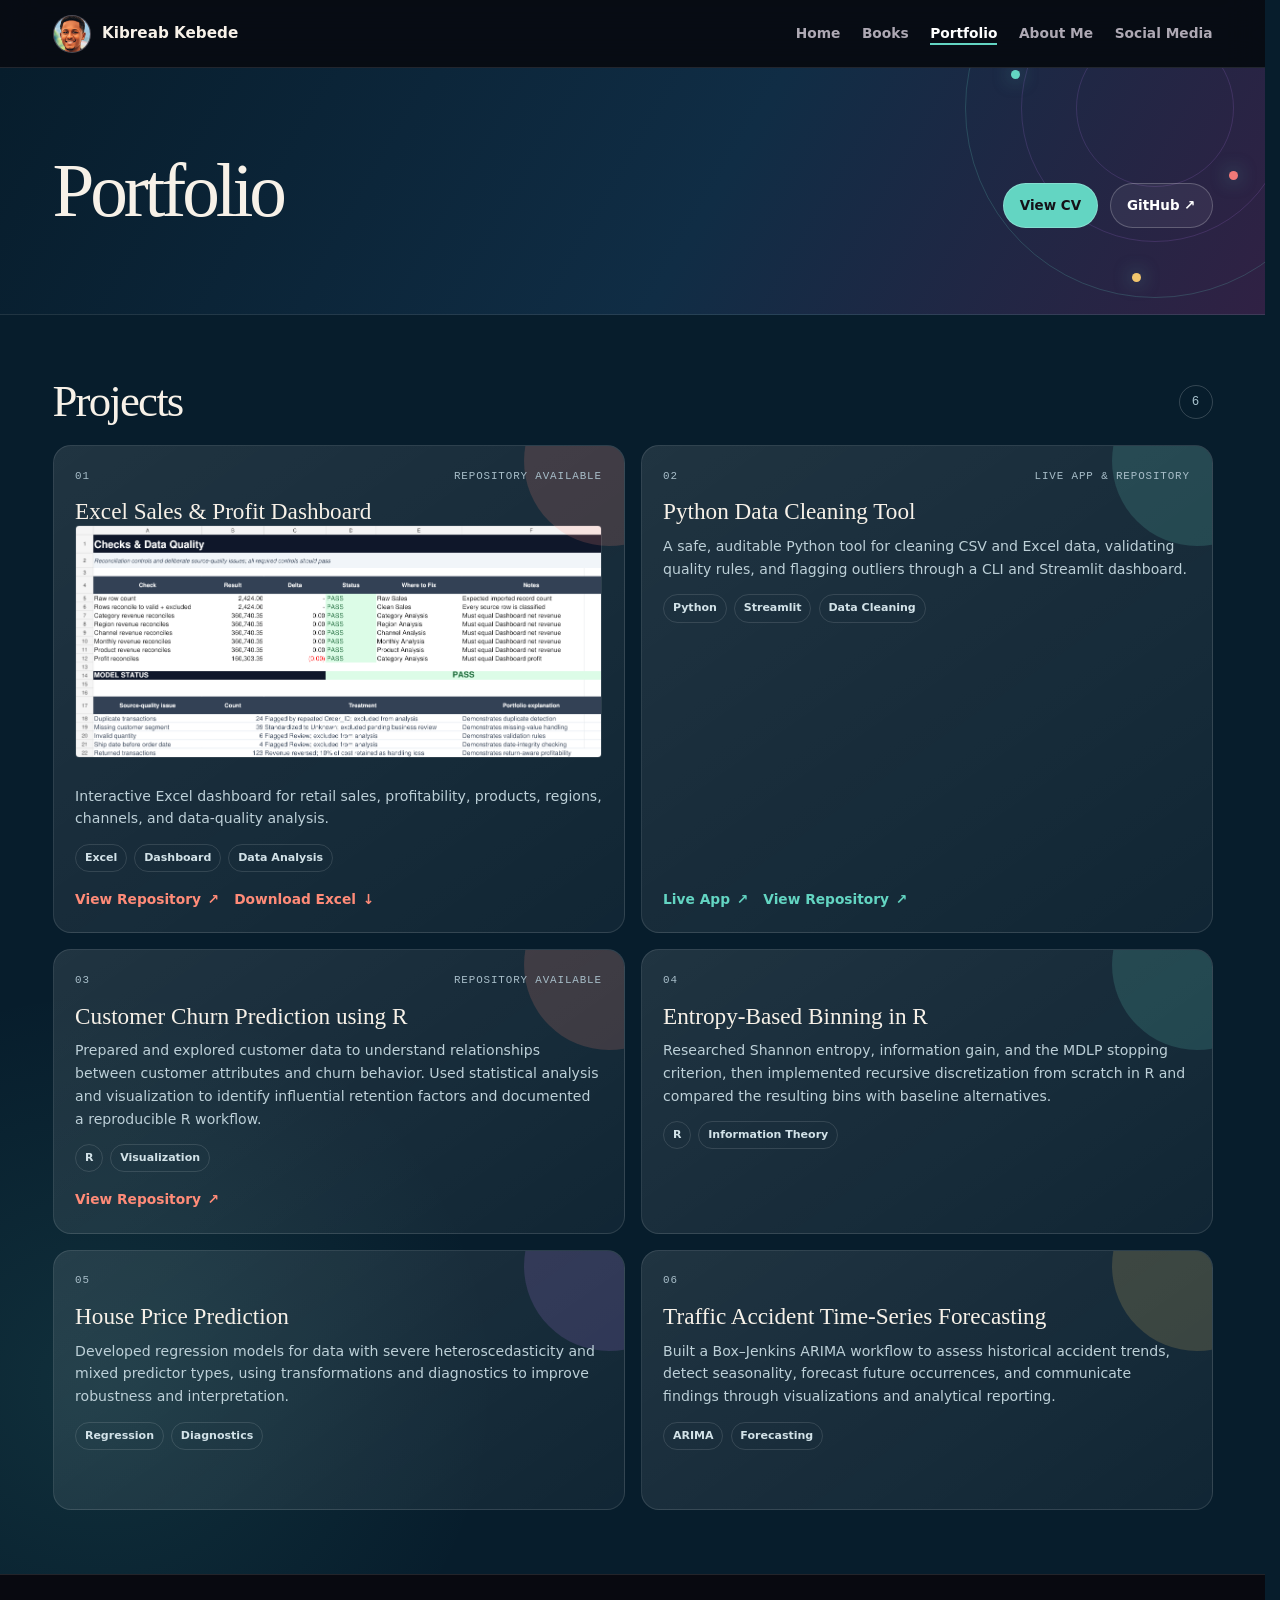
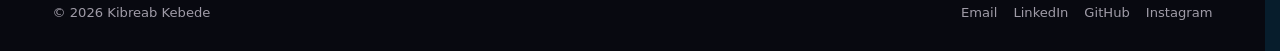
<file: portfolio.html>
<!doctype html>
<html lang="en">
<head>
  <meta charset="utf-8">
  <meta name="viewport" content="width=device-width, initial-scale=1">
  <title>Portfolio | Kibreab Kebede</title>
  <meta name="description" content="Projects by Kibreab Kebede, with CV and GitHub access.">
  <meta name="theme-color" content="#071d2c">
  <link rel="canonical" href="https://kibreabk.github.io/kibreab-kebede/portfolio.html">
  <meta property="og:type" content="website">
  <meta property="og:title" content="Portfolio | Kibreab Kebede">
  <meta property="og:description" content="Projects by Kibreab Kebede, with CV and GitHub access.">
  <meta property="og:url" content="https://kibreabk.github.io/kibreab-kebede/portfolio.html">
  <meta property="og:image" content="https://kibreabk.github.io/kibreab-kebede/assets/images/personal/social-preview.jpg">
  <meta name="twitter:card" content="summary_large_image">
  <link rel="icon" href="favicon.ico" sizes="any">
  <link rel="icon" type="image/png" sizes="32x32" href="assets/icons/favicon-32.png">
  <link rel="apple-touch-icon" href="assets/icons/apple-touch-icon.png">
  <link rel="manifest" href="site.webmanifest">
  <link rel="stylesheet" href="assets/css/styles.css">
  <script defer src="assets/js/site-data.js"></script>
  <script defer src="assets/js/components.js"></script>
  <script defer src="assets/js/main.js"></script>
</head>
<body class="page-portfolio">
  <a class="skip-link" href="#main-content">Skip to main content</a>
  <header class="site-header">
    <div class="header-inner">
      <a class="site-brand" href="index.html" aria-label="Kibreab Kebede home">
        <span class="brand-avatar" aria-hidden="true"><img src="assets/images/personal/avatar.webp" width="512" height="512" alt=""></span>
        <span class="brand-name">Kibreab Kebede</span>
      </a>
      <button class="nav-toggle" type="button" aria-expanded="false" aria-controls="site-menu" aria-label="Open navigation" data-nav-toggle><span class="nav-toggle-lines" aria-hidden="true"></span></button>
      <nav class="site-nav" id="site-menu" aria-label="Primary navigation" data-nav-menu data-open="false">
        <ul>
          <li><a href="index.html">Home</a></li>
          <li><a href="books.html">Books</a></li>
          <li><a href="portfolio.html" aria-current="page">Portfolio</a></li>
          <li><a href="about.html">About Me</a></li>
          <li><a href="social.html">Social Media</a></li>
        </ul>
      </nav>
    </div>
  </header>

  <main id="main-content">
    <header class="portfolio-hero">
      <div class="portfolio-orbit" aria-hidden="true"><i></i><i></i><i></i><i></i><i></i></div>
      <div class="container portfolio-intro">
        <div class="portfolio-intro-copy" data-reveal>
          <h1 class="page-title">Portfolio</h1>
        </div>
        <div class="button-row portfolio-actions" data-reveal>
          <button class="button" type="button" data-open-cv>View CV</button>
          <a class="button button-secondary" href="https://github.com/Kibreabk" target="_blank" rel="noopener noreferrer">GitHub &#8599;</a>
        </div>
      </div>
    </header>

    <section class="section-compact project-section" aria-labelledby="projects-title">
      <div class="container">
        <div class="projects-heading"><h2 class="section-title" id="projects-title">Projects</h2><span>6</span></div>
        <div class="project-grid">
          <!-- 1: Excel Dashboard -->
          <article class="project-card project-coral" data-reveal>
            <div class="project-meta"><span>01</span><span>Repository available</span></div>
            <h3>Excel Sales & Profit Dashboard</h3>
            <img src="assets/images/portfolio/checks.png" alt="Excel Dashboard Preview" style="width:100%; height:auto; border-radius:4px; margin-bottom:1rem; border:1px solid rgba(255,255,255,0.1);">
            <p>Interactive Excel dashboard for retail sales, profitability, products, regions, channels, and data-quality analysis.</p>
            <div class="project-tags"><span>Excel</span><span>Dashboard</span><span>Data Analysis</span></div>
            <div style="display:flex; gap:15px; flex-wrap:wrap; margin-top:auto;">
              <a class="text-link project-link" href="https://github.com/Kibreabk/excel-sales-profit-dashboard" target="_blank" rel="noopener noreferrer">View Repository <span class="arrow" aria-hidden="true">&#8599;</span></a>
              <a class="text-link project-link" href="assets/documents/Meridian_Retail_Sales_Profit_Dashboard.xlsx" download>Download Excel <span class="arrow" aria-hidden="true">&#8595;</span></a>
            </div>
          </article>
          
          <!-- 2: Python Tool -->
          <article class="project-card project-teal" data-reveal>
            <div class="project-meta"><span>02</span><span>Live App & Repository</span></div>
            <h3>Python Data Cleaning Tool</h3>
            <p>A safe, auditable Python tool for cleaning CSV and Excel data, validating quality rules, and flagging outliers through a CLI and Streamlit dashboard.</p>
            <div class="project-tags"><span>Python</span><span>Streamlit</span><span>Data Cleaning</span></div>
            <div style="display:flex; gap:15px; flex-wrap:wrap; margin-top:auto;">
              <a class="text-link project-link" href="https://python-data-cleaning-tool-bpekqk5rtldtkangsebbxt.streamlit.app/" target="_blank" rel="noopener noreferrer">Live App <span class="arrow" aria-hidden="true">&#8599;</span></a>
              <a class="text-link project-link" href="https://github.com/Kibreabk/python-data-cleaning-tool" target="_blank" rel="noopener noreferrer">View Repository <span class="arrow" aria-hidden="true">&#8599;</span></a>
            </div>
          </article>

          <!-- 3: Customer Churn -->
          <article class="project-card project-coral" data-reveal>
            <div class="project-meta"><span>03</span><span>Repository available</span></div>
            <h3>Customer Churn Prediction using R</h3>
            <p>Prepared and explored customer data to understand relationships between customer attributes and churn behavior. Used statistical analysis and visualization to identify influential retention factors and documented a reproducible R workflow.</p>
            <div class="project-tags"><span>R</span><span>Visualization</span></div>
            <div style="display:flex; gap:15px; flex-wrap:wrap; margin-top:auto;">
              <a class="text-link project-link" href="https://github.com/Kibreabk/customer-churn-r" target="_blank" rel="noopener noreferrer">View Repository <span class="arrow" aria-hidden="true">&#8599;</span></a>
            </div>
          </article>

          <!-- 4: Entropy Binning -->
          <article class="project-card project-teal" data-reveal>
            <div class="project-meta"><span>04</span></div>
            <h3>Entropy-Based Binning in R</h3>
            <p>Researched Shannon entropy, information gain, and the MDLP stopping criterion, then implemented recursive discretization from scratch in R and compared the resulting bins with baseline alternatives.</p>
            <div class="project-tags"><span>R</span><span>Information Theory</span></div>
          </article>

          <!-- 5: House Price -->
          <article class="project-card project-violet" data-reveal>
            <div class="project-meta"><span>05</span></div>
            <h3>House Price Prediction</h3>
            <p>Developed regression models for data with severe heteroscedasticity and mixed predictor types, using transformations and diagnostics to improve robustness and interpretation.</p>
            <div class="project-tags"><span>Regression</span><span>Diagnostics</span></div>
          </article>

          <!-- 6: Traffic Accident -->
          <article class="project-card project-gold" data-reveal>
            <div class="project-meta"><span>06</span></div>
            <h3>Traffic Accident Time-Series Forecasting</h3>
            <p>Built a Box&ndash;Jenkins ARIMA workflow to assess historical accident trends, detect seasonality, forecast future occurrences, and communicate findings through visualizations and analytical reporting.</p>
            <div class="project-tags"><span>ARIMA</span><span>Forecasting</span></div>
          </article>
        </div>
      </div>
    </section>

    <dialog class="cv-dialog" id="cv-dialog" aria-labelledby="cv-dialog-title">
      <div class="cv-dialog-head">
        <h2 id="cv-dialog-title">Kibreab Kebede &mdash; CV</h2>
        <div class="cv-dialog-actions">
          <a class="button button-quiet" href="assets/documents/kibreab-kebede-cv.pdf" download>Download</a>
          <a class="button button-quiet" href="assets/documents/kibreab-kebede-cv.pdf" target="_blank" rel="noopener noreferrer">Open &#8599;</a>
          <button class="icon-button" type="button" aria-label="Close CV preview" data-close-cv>&times;</button>
        </div>
      </div>
      <iframe class="cv-frame" src="assets/documents/kibreab-kebede-cv.pdf#view=FitH" title="Kibreab Kebede CV preview"></iframe>
    </dialog>
  </main>

  <footer class="site-footer">
    <div class="container footer-inner">
      <p>&copy; <span data-current-year>2026</span> Kibreab Kebede</p>
      <nav class="footer-links" aria-label="Footer links">
        <a href="mailto:kibreyo@gmail.com">Email</a>
        <a href="https://www.linkedin.com/in/kibreab-k-debisa-b67534243/" target="_blank" rel="noopener noreferrer">LinkedIn</a>
        <a href="https://github.com/Kibreabk" target="_blank" rel="noopener noreferrer">GitHub</a>
        <a href="https://www.instagram.com/_bloodyo_/" target="_blank" rel="noopener noreferrer">Instagram</a>
      </nav>
    </div>
  </footer>
  <button class="back-to-top" type="button" aria-label="Back to top" data-back-to-top data-visible="false">&uarr;</button>
</body>
</html>
</file>
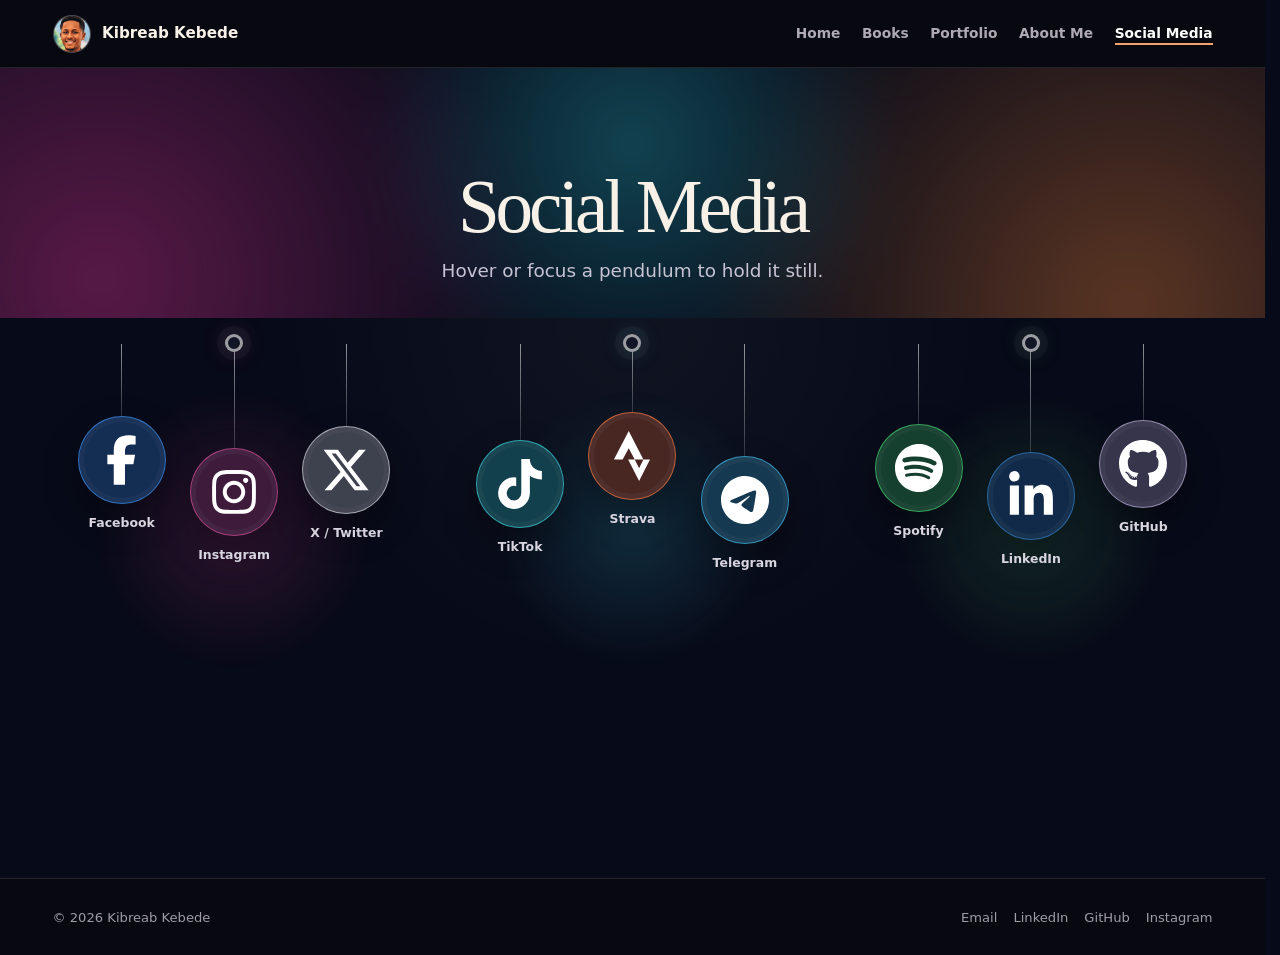
<file: social.html>
<!doctype html>
<html lang="en">
<head>
  <meta charset="utf-8">
  <meta name="viewport" content="width=device-width, initial-scale=1">
  <title>Social Media | Kibreab Kebede</title>
  <meta name="description" content="Kibreab Kebede on Instagram, TikTok, X, Facebook, LinkedIn, Telegram, Spotify, Strava, and GitHub.">
  <meta name="theme-color" content="#070a18">
  <link rel="canonical" href="https://kibreabk.github.io/kibreab-kebede/social.html">
  <meta property="og:type" content="profile">
  <meta property="og:title" content="Social Media | Kibreab Kebede">
  <meta property="og:description" content="Find Kibreab Kebede across social media, music, activity, and code.">
  <meta property="og:url" content="https://kibreabk.github.io/kibreab-kebede/social.html">
  <meta property="og:image" content="https://kibreabk.github.io/kibreab-kebede/assets/images/personal/social-preview.jpg">
  <meta name="twitter:card" content="summary_large_image">
  <link rel="icon" href="favicon.ico" sizes="any">
  <link rel="icon" type="image/png" sizes="32x32" href="assets/icons/favicon-32.png">
  <link rel="apple-touch-icon" href="assets/icons/apple-touch-icon.png">
  <link rel="manifest" href="site.webmanifest">
  <link rel="stylesheet" href="assets/css/styles.css">
  <script defer src="assets/js/site-data.js"></script>
  <script defer src="assets/js/components.js"></script>
  <script defer src="assets/js/main.js"></script>
</head>
<body class="page-social">
  <a class="skip-link" href="#main-content">Skip to main content</a>
  <header class="site-header">
    <div class="header-inner">
      <a class="site-brand" href="index.html" aria-label="Kibreab Kebede home">
        <span class="brand-avatar" aria-hidden="true"><img src="assets/images/personal/avatar.webp" width="512" height="512" alt=""></span>
        <span class="brand-name">Kibreab Kebede</span>
      </a>
      <button class="nav-toggle" type="button" aria-expanded="false" aria-controls="site-menu" aria-label="Open navigation" data-nav-toggle><span class="nav-toggle-lines" aria-hidden="true"></span></button>
      <nav class="site-nav" id="site-menu" aria-label="Primary navigation" data-nav-menu data-open="false">
        <ul>
          <li><a href="index.html">Home</a></li>
          <li><a href="books.html">Books</a></li>
          <li><a href="portfolio.html">Portfolio</a></li>
          <li><a href="about.html">About Me</a></li>
          <li><a href="social.html" aria-current="page">Social Media</a></li>
        </ul>
      </nav>
    </div>
  </header>

  <main id="main-content">
    <header class="social-hero">
      <div class="social-aurora" aria-hidden="true"></div>
      <div class="container">
        <h1 class="page-title" data-reveal>Social Media</h1>
        <p class="page-intro" data-reveal>Hover or focus a pendulum to hold it still.</p>
      </div>
    </header>

    <section class="social-stage" aria-label="Social profiles">
      <div class="container pendulum-grid">
        <section class="pendulum-cluster cluster-one" aria-label="Facebook, Instagram, and X" data-reveal>
          <span class="pendulum-pivot" aria-hidden="true"></span>
          <div class="pendulum-rig">
            <a class="pendulum-link facebook" href="https://web.facebook.com/profile.php?id=100056605615291" target="_blank" rel="noopener noreferrer" style="--string:72px" aria-label="Open Kibreab Kebede on Facebook">
              <span class="pendulum-string" aria-hidden="true"></span><span class="pendulum-bob"><span class="social-logo" aria-hidden="true"></span></span><span class="pendulum-label">Facebook</span>
            </a>
            <a class="pendulum-link instagram" href="https://www.instagram.com/_bloodyo_/" target="_blank" rel="noopener noreferrer" style="--string:104px" aria-label="Open Kibreab Kebede on Instagram">
              <span class="pendulum-string" aria-hidden="true"></span><span class="pendulum-bob"><span class="social-logo" aria-hidden="true"></span></span><span class="pendulum-label">Instagram</span>
            </a>
            <a class="pendulum-link x" href="https://x.com/KibreabKebede1" target="_blank" rel="noopener noreferrer" style="--string:82px" aria-label="Open Kibreab Kebede on X">
              <span class="pendulum-string" aria-hidden="true"></span><span class="pendulum-bob"><span class="social-logo" aria-hidden="true"></span></span><span class="pendulum-label">X / Twitter</span>
            </a>
          </div>
        </section>

        <section class="pendulum-cluster cluster-two" aria-label="TikTok, Strava, and Telegram" data-reveal>
          <span class="pendulum-pivot" aria-hidden="true"></span>
          <div class="pendulum-rig">
            <a class="pendulum-link tiktok" href="https://www.tiktok.com/@kibreyo?_r=1&amp;_t=ZS-98ysd6TzhMg" target="_blank" rel="noopener noreferrer" style="--string:96px" aria-label="Open Kibreab Kebede on TikTok">
              <span class="pendulum-string" aria-hidden="true"></span><span class="pendulum-bob"><span class="social-logo" aria-hidden="true"></span></span><span class="pendulum-label">TikTok</span>
            </a>
            <a class="pendulum-link strava" href="https://strava.app.link/K1UndQauH5b" target="_blank" rel="noopener noreferrer" style="--string:68px" aria-label="Open Kibreab Kebede on Strava">
              <span class="pendulum-string" aria-hidden="true"></span><span class="pendulum-bob"><span class="social-logo" aria-hidden="true"></span></span><span class="pendulum-label">Strava</span>
            </a>
            <a class="pendulum-link telegram" href="https://t.me/kibreyo" target="_blank" rel="noopener noreferrer" style="--string:112px" aria-label="Open Kibreab Kebede on Telegram">
              <span class="pendulum-string" aria-hidden="true"></span><span class="pendulum-bob"><span class="social-logo" aria-hidden="true"></span></span><span class="pendulum-label">Telegram</span>
            </a>
          </div>
        </section>

        <section class="pendulum-cluster cluster-three" aria-label="Spotify, LinkedIn, and GitHub" data-reveal>
          <span class="pendulum-pivot" aria-hidden="true"></span>
          <div class="pendulum-rig">
            <a class="pendulum-link spotify" href="https://open.spotify.com/user/31jcsq52xo3aqpzcsohljddeokte" target="_blank" rel="noopener noreferrer" style="--string:80px" aria-label="Open Kibreab Kebede on Spotify">
              <span class="pendulum-string" aria-hidden="true"></span><span class="pendulum-bob"><span class="social-logo" aria-hidden="true"></span></span><span class="pendulum-label">Spotify</span>
            </a>
            <a class="pendulum-link linkedin" href="https://www.linkedin.com/in/kibreab-k-debisa-b67534243/" target="_blank" rel="noopener noreferrer" style="--string:108px" aria-label="Open Kibreab Kebede on LinkedIn">
              <span class="pendulum-string" aria-hidden="true"></span><span class="pendulum-bob"><span class="social-logo" aria-hidden="true"></span></span><span class="pendulum-label">LinkedIn</span>
            </a>
            <a class="pendulum-link github" href="https://github.com/Kibreabk" target="_blank" rel="noopener noreferrer" style="--string:76px" aria-label="Open Kibreab Kebede on GitHub">
              <span class="pendulum-string" aria-hidden="true"></span><span class="pendulum-bob"><span class="social-logo" aria-hidden="true"></span></span><span class="pendulum-label">GitHub</span>
            </a>
          </div>
        </section>
      </div>
    </section>
  </main>

  <footer class="site-footer">
    <div class="container footer-inner">
      <p>&copy; <span data-current-year>2026</span> Kibreab Kebede</p>
      <nav class="footer-links" aria-label="Footer links">
        <a href="mailto:kibreyo@gmail.com">Email</a>
        <a href="https://www.linkedin.com/in/kibreab-k-debisa-b67534243/" target="_blank" rel="noopener noreferrer">LinkedIn</a>
        <a href="https://github.com/Kibreabk" target="_blank" rel="noopener noreferrer">GitHub</a>
        <a href="https://www.instagram.com/_bloodyo_/" target="_blank" rel="noopener noreferrer">Instagram</a>
      </nav>
    </div>
  </footer>
  <button class="back-to-top" type="button" aria-label="Back to top" data-back-to-top data-visible="false">&uarr;</button>
</body>
</html>
</file>
<file: assets/css/styles.css>
:root {
  --header: 68px;
  --container: 1160px;
  --reading: 720px;
  --display: Georgia, "Times New Roman", serif;
  --sans: Inter, ui-sans-serif, system-ui, -apple-system, BlinkMacSystemFont, "Segoe UI", sans-serif;
  --mono: "SFMono-Regular", Consolas, "Liberation Mono", monospace;
  --ease: cubic-bezier(.22, 1, .36, 1);
  --ink: #f7f1e8;
  --muted: #bcb4aa;
  --line: rgba(255,255,255,.14);
  --surface: rgba(255,255,255,.075);
  --surface-strong: rgba(255,255,255,.115);
  --shadow: 0 24px 70px rgba(0,0,0,.30);
  --shadow-soft: 0 12px 32px rgba(0,0,0,.22);
  --radius-sm: 12px;
  --radius-md: 20px;
  --radius-lg: 30px;
  --page-accent: #f29f67;
}

* { box-sizing: border-box; }
html { scroll-behavior: smooth; scrollbar-gutter: stable; }
body {
  margin: 0;
  min-width: 320px;
  overflow-x: hidden;
  background: #10111a;
  color: var(--ink);
  font-family: var(--sans);
  font-size: 16px;
  line-height: 1.65;
  text-rendering: optimizeLegibility;
  -webkit-font-smoothing: antialiased;
}
body.nav-open, body.dialog-open { overflow: hidden; }
img, svg { display: block; max-width: 100%; }
img { height: auto; }
a { color: inherit; text-decoration: none; }
button, input, textarea, select { font: inherit; }
button { color: inherit; }
h1, h2, h3, h4, p, figure, blockquote, dl, dd, ol { margin: 0; }
ul, ol { padding: 0; list-style: none; }
::selection { background: var(--page-accent); color: #111; }
:focus-visible { outline: 3px solid var(--page-accent); outline-offset: 4px; }

.visually-hidden {
  position: absolute !important;
  width: 1px !important;
  height: 1px !important;
  padding: 0 !important;
  margin: -1px !important;
  overflow: hidden !important;
  clip: rect(0,0,0,0) !important;
  white-space: nowrap !important;
  border: 0 !important;
}

.skip-link {
  position: fixed;
  z-index: 1000;
  top: .65rem;
  left: .65rem;
  padding: .68rem .92rem;
  border-radius: 999px;
  background: #fff;
  color: #111;
  font-weight: 800;
  transform: translateY(-170%);
  transition: transform 180ms ease;
}
.skip-link:focus { transform: translateY(0); }

.container { width: min(calc(100% - 2.5rem), var(--container)); margin-inline: auto; }
.section { padding-block: clamp(3.8rem, 7vw, 6.4rem); }
.section-compact { padding-block: clamp(2.8rem, 5vw, 4.4rem); }
.page-title {
  font-family: var(--display);
  font-size: clamp(2.8rem, 6vw, 4.7rem);
  font-weight: 500;
  letter-spacing: -.055em;
  line-height: .98;
}
.page-intro { max-width: 46rem; color: var(--muted); font-size: clamp(1rem, 1.7vw, 1.15rem); }
.section-title {
  font-family: var(--display);
  font-size: clamp(2rem, 4vw, 2.8rem);
  font-weight: 500;
  letter-spacing: -.04em;
  line-height: 1.02;
}
.text-link { display: inline-flex; align-items: center; gap: .42rem; font-size: .86rem; font-weight: 800; }
.text-link .arrow { transition: transform 180ms var(--ease); }
.text-link:hover .arrow, .text-link:focus-visible .arrow { transform: translate(3px,-2px); }

.site-header {
  position: sticky;
  z-index: 100;
  top: 0;
  height: var(--header);
  border-bottom: 1px solid rgba(255,255,255,.11);
  background: rgba(8,9,15,.82);
  color: #f8f2e9;
  backdrop-filter: blur(18px);
}
.header-inner {
  width: min(calc(100% - 2.5rem), var(--container));
  height: 100%;
  margin-inline: auto;
  display: flex;
  align-items: center;
  justify-content: space-between;
  gap: 1.5rem;
}
.site-brand { display: inline-flex; align-items: center; gap: .72rem; font-size: .95rem; font-weight: 780; }
.brand-avatar { width: 38px; height: 38px; overflow: hidden; border: 1px solid rgba(255,255,255,.18); border-radius: 50%; background: #262530; }
.brand-avatar img { width: 100%; height: 100%; object-fit: cover; }
.site-nav ul { display: flex; align-items: center; gap: 1.35rem; }
.site-nav a { position: relative; padding-block: .65rem; color: #aea9b4; font-size: .86rem; font-weight: 700; }
.site-nav a::after { content: ""; position: absolute; left: 0; right: 0; bottom: .4rem; height: 2px; background: var(--page-accent); transform: scaleX(0); transform-origin: right; transition: transform 220ms var(--ease); }
.site-nav a:hover, .site-nav a:focus-visible, .site-nav a[aria-current="page"] { color: #fff; }
.site-nav a:hover::after, .site-nav a:focus-visible::after, .site-nav a[aria-current="page"]::after { transform: scaleX(1); transform-origin: left; }
.nav-toggle { display: none; width: 44px; height: 44px; border: 0; background: transparent; cursor: pointer; }
.nav-toggle-lines, .nav-toggle-lines::before, .nav-toggle-lines::after { width: 22px; height: 1.5px; display: block; background: currentColor; transition: transform 220ms var(--ease), opacity 180ms ease; }
.nav-toggle-lines { position: relative; margin: auto; }
.nav-toggle-lines::before, .nav-toggle-lines::after { content: ""; position: absolute; left: 0; }
.nav-toggle-lines::before { top: -7px; }
.nav-toggle-lines::after { top: 7px; }
.nav-toggle[aria-expanded="true"] .nav-toggle-lines { background: transparent; }
.nav-toggle[aria-expanded="true"] .nav-toggle-lines::before { transform: translateY(7px) rotate(45deg); }
.nav-toggle[aria-expanded="true"] .nav-toggle-lines::after { transform: translateY(-7px) rotate(-45deg); }

.button-row { display: flex; flex-wrap: wrap; align-items: center; gap: .75rem; }
.button {
  min-height: 42px;
  display: inline-flex;
  align-items: center;
  justify-content: center;
  gap: .5rem;
  padding: .64rem 1rem;
  border: 1px solid rgba(255,255,255,.22);
  border-radius: 999px;
  background: var(--page-accent);
  color: #141117;
  font-size: .84rem;
  font-weight: 820;
  cursor: pointer;
  transition: transform 200ms var(--ease), box-shadow 200ms var(--ease), background 200ms ease;
}
.button:hover, .button:focus-visible { transform: translateY(-2px); box-shadow: var(--shadow-soft); }
.button-secondary { background: rgba(255,255,255,.06); color: #fff; }
.button-quiet { background: #f2eee7; color: #15161c; border-color: rgba(20,20,24,.15); }

.page-hero { position: relative; overflow: hidden; padding-block: clamp(3.8rem, 8vw, 6.4rem) clamp(2.3rem, 5vw, 3.8rem); }
.page-hero-grid { display: grid; grid-template-columns: minmax(0,.75fr) minmax(280px,.55fr); align-items: end; gap: 2rem; }
.page-hero .page-intro { justify-self: end; }

/* Home */
.page-home { --page-accent: #ffab72; background: #10111c; }
.home-hero {
  position: relative;
  min-height: calc(100svh - var(--header));
  overflow: hidden;
  display: grid;
  align-items: center;
  padding-block: clamp(3.3rem, 7vw, 6rem);
  background:
    linear-gradient(115deg, rgba(16,17,28,.98) 0%, rgba(32,20,45,.96) 48%, rgba(68,37,48,.90) 100%);
}
.home-glow { position: absolute; border-radius: 50%; filter: blur(12px); opacity: .75; pointer-events: none; }
.home-glow-one { width: 420px; height: 420px; right: -150px; top: -160px; background: radial-gradient(circle, rgba(255,125,92,.46), transparent 68%); }
.home-glow-two { width: 360px; height: 360px; left: -150px; bottom: -170px; background: radial-gradient(circle, rgba(84,97,223,.38), transparent 68%); }
.home-grid-lines { position: absolute; inset: 0; opacity: .16; background-image: linear-gradient(rgba(255,255,255,.08) 1px, transparent 1px), linear-gradient(90deg, rgba(255,255,255,.08) 1px, transparent 1px); background-size: 56px 56px; mask-image: linear-gradient(to right, #000, transparent 68%); }
.home-grid { position: relative; z-index: 1; display: grid; grid-template-columns: minmax(0,1.05fr) minmax(300px,.7fr); align-items: center; gap: clamp(2.5rem, 7vw, 6rem); }
.hero-copy { max-width: 680px; }
.hero-headline { font-family: var(--display); font-size: clamp(3.1rem, 7vw, 5.55rem); font-weight: 500; letter-spacing: -.065em; line-height: .94; }
.interactive-name { width: fit-content; margin-top: 1.45rem; color: #ffb07a; font-family: var(--display); font-size: clamp(2.25rem, 4.3vw, 3.35rem); font-weight: 500; letter-spacing: -.045em; line-height: 1; }
.name-word { position: relative; display: inline-block; transition: transform 240ms var(--ease), letter-spacing 240ms var(--ease), color 240ms ease; }
.name-word + .name-word { margin-left: .28em; }
.name-word::after { content: ""; position: absolute; left: 0; right: 0; bottom: -.2rem; height: 2px; background: currentColor; transform: scaleX(0); transform-origin: right; transition: transform 240ms var(--ease); }
.name-word:hover, .interactive-name:focus .name-word { transform: translateY(-2px); letter-spacing: .01em; color: #ffd3a4; }
.name-word:hover::after, .interactive-name:focus .name-word::after { transform: scaleX(1); transform-origin: left; }
.home-place { margin-top: .85rem; color: #d7cbd7; font-size: .86rem; font-weight: 750; letter-spacing: .13em; text-transform: uppercase; }
.home-story { max-width: 650px; margin-top: 1.2rem; color: #e3dce4; font-size: clamp(1rem, 1.8vw, 1.13rem); line-height: 1.78; }
.home-portrait-shell { position: relative; width: min(100%, 385px); justify-self: end; overflow: hidden; border: 1px solid rgba(255,255,255,.2); border-radius: 44% 44% 24px 24px / 18% 18% 24px 24px; background: #aa8775; box-shadow: 0 32px 90px rgba(0,0,0,.46); aspect-ratio: .64; }
.home-portrait-shell::after { content: ""; position: absolute; inset: 0; border-radius: inherit; box-shadow: inset 0 0 0 8px rgba(255,255,255,.035); pointer-events: none; }
.home-portrait-shell img { width: 100%; height: 100%; object-fit: cover; object-position: 50% 12%; }
.portrait-caption { position: absolute; z-index: 2; top: 1.15rem; right: 1.1rem; color: rgba(255,255,255,.7); font-family: var(--mono); font-size: .66rem; letter-spacing: .14em; writing-mode: vertical-rl; }
.home-contact { position: relative; padding-block: clamp(4rem, 8vw, 7rem); background: linear-gradient(135deg, #23152e, #3a1c31 48%, #5b2e34); border-top: 1px solid rgba(255,255,255,.12); }
.home-contact::before { content: ""; position: absolute; inset: 0; background: radial-gradient(circle at 12% 30%, rgba(255,173,111,.17), transparent 32%), radial-gradient(circle at 88% 75%, rgba(104,113,231,.16), transparent 34%); pointer-events: none; }
.contact-grid { position: relative; z-index: 1; display: grid; grid-template-columns: minmax(250px,.65fr) minmax(0,1fr); gap: clamp(2rem, 7vw, 6rem); align-items: start; }
.contact-mark { width: 64px; height: 64px; display: grid; place-items: center; border: 1px solid rgba(255,255,255,.18); border-radius: 50%; color: #ffb07a; font-family: var(--display); font-size: 2rem; }
.contact-copy h2 { margin-top: 1.15rem; font-family: var(--display); font-size: clamp(2rem,4vw,3rem); font-weight: 500; letter-spacing: -.04em; }
.contact-copy p { max-width: 28rem; margin-top: .7rem; color: #d1c6d2; }
.contact-email { display: inline-block; margin-top: 1rem; color: #ffd1aa; font-weight: 750; border-bottom: 1px solid rgba(255,209,170,.35); }
.contact-form { display: grid; gap: 1rem; }
.field-pair { display: grid; grid-template-columns: repeat(2,minmax(0,1fr)); gap: 1rem; }
.contact-form label { display: grid; gap: .45rem; color: #d7cdd8; font-size: .78rem; font-weight: 740; letter-spacing: .08em; text-transform: uppercase; }
.contact-form input, .contact-form textarea { width: 100%; border: 1px solid rgba(255,255,255,.16); border-radius: 13px; background: rgba(7,8,13,.32); color: #fff; padding: .85rem .95rem; outline: none; transition: border-color 180ms ease, background 180ms ease; }
.contact-form textarea { resize: vertical; min-height: 140px; }
.contact-form input:focus, .contact-form textarea:focus { border-color: #ffb07a; background: rgba(7,8,13,.46); }
.form-actions { display: flex; flex-wrap: wrap; align-items: center; gap: 1rem; }
.contact-button { background: #ffb07a; }
.form-status { color: #d7cdd8; font-size: .82rem; }

/* Books */
.page-books { --page-accent: #e9b96e; background: #0d2926; }
.books-hero { background: linear-gradient(135deg, #0c2825, #17443d 58%, #5c4930); }
.book-spines { position: absolute; right: 6vw; bottom: -20px; height: 190px; display: flex; align-items: end; gap: 8px; opacity: .32; transform: rotate(-4deg); }
.book-spines span { display: block; width: 28px; border: 1px solid rgba(255,255,255,.28); border-radius: 4px 4px 0 0; background: rgba(255,255,255,.07); }
.book-spines span:nth-child(1) { height: 120px; background: rgba(238,176,101,.24); }
.book-spines span:nth-child(2) { height: 168px; width: 38px; background: rgba(118,181,162,.19); }
.book-spines span:nth-child(3) { height: 142px; background: rgba(190,115,96,.19); }
.book-spines span:nth-child(4) { height: 184px; width: 34px; background: rgba(211,194,139,.17); }
.book-spines span:nth-child(5) { height: 132px; width: 42px; background: rgba(123,114,182,.18); }
.page-books main { background: radial-gradient(circle at 80% 18%, rgba(233,185,110,.09), transparent 25%), #0d2926; }
.current-book { display: grid; grid-template-columns: 190px minmax(0,1fr); gap: clamp(1.6rem,4vw,3rem); align-items: center; padding: clamp(1.35rem,3vw,2.25rem); border: 1px solid rgba(233,185,110,.27); border-radius: var(--radius-lg); background: linear-gradient(135deg, rgba(255,255,255,.10), rgba(255,255,255,.045)); box-shadow: var(--shadow-soft); }
.book-cover { width: 100%; max-width: 178px; margin-inline: auto; transition: transform 240ms var(--ease); }
.book-cover img { width: 100%; aspect-ratio: .66; object-fit: cover; border-radius: 6px; box-shadow: 0 18px 36px rgba(0,0,0,.38); }
.book-cover:hover { transform: translateY(-5px) rotate(-1deg); }
.status { color: #e9b96e; font-family: var(--mono); font-size: .72rem; font-weight: 800; letter-spacing: .12em; text-transform: uppercase; }
.book-copy h2 { margin-top: .55rem; font-family: var(--display); font-size: clamp(1.7rem,3.6vw,2.55rem); font-weight: 500; line-height: 1.08; }
.book-author { margin-top: .32rem; color: #c5d6cf; font-size: .88rem; font-weight: 760; }
.book-description { margin-top: .75rem; color: #c2cec9; font-size: .94rem; }
.finished-section { background: linear-gradient(180deg, rgba(255,255,255,.035), rgba(5,24,22,.52)); }
.books-heading { margin-bottom: 1.35rem; display: flex; align-items: end; justify-content: space-between; gap: 1rem; }
.books-heading span { color: #9fb5ad; font-family: var(--mono); font-size: .78rem; }
.finished-grid { display: grid; grid-template-columns: repeat(2,minmax(0,1fr)); gap: 1rem; }
.finished-book { position: relative; display: grid; grid-template-columns: 118px minmax(0,1fr); gap: 1.1rem; align-items: start; overflow: hidden; padding: 1.1rem; border: 1px solid rgba(255,255,255,.10); border-radius: 18px; background: rgba(255,255,255,.065); transition: transform 220ms var(--ease), border-color 220ms ease, background 220ms ease; }
.finished-book::after { content: ""; position: absolute; inset: auto -20% -55% 35%; height: 130px; border-radius: 50%; background: rgba(233,185,110,.10); filter: blur(2px); }
.finished-book:nth-child(2)::after { background: rgba(159,102,197,.12); }
.finished-book:nth-child(3)::after { background: rgba(84,180,188,.12); }
.finished-book:nth-child(4)::after { background: rgba(230,206,99,.10); }
.finished-book:nth-child(5)::after { background: rgba(229,112,161,.10); }
.finished-book:hover { transform: translateY(-3px); border-color: rgba(233,185,110,.30); background: rgba(255,255,255,.09); }
.finished-book img { position: relative; z-index: 1; width: 118px; aspect-ratio: .66; object-fit: cover; border-radius: 5px; box-shadow: 0 12px 26px rgba(0,0,0,.34); }
.finished-book div { position: relative; z-index: 1; }
.finished-book h3 { font-family: var(--display); font-size: 1.25rem; font-weight: 500; line-height: 1.15; }
.finished-book .book-description { font-size: .87rem; line-height: 1.58; }
.book-note { margin-top: .55rem; color: #e9b96e; font-size: .78rem; font-weight: 720; }

/* Portfolio */
.page-portfolio { --page-accent: #63d5c2; background: #071d2c; }
.portfolio-hero { position: relative; overflow: hidden; padding-block: clamp(3.6rem,7vw,5.4rem); background: linear-gradient(120deg, #071d2c, #102d45 56%, #302144); border-bottom: 1px solid rgba(255,255,255,.1); }
.portfolio-intro { position: relative; z-index: 2; display: flex; align-items: end; justify-content: space-between; gap: 2rem; }
.portfolio-intro-copy .page-intro { margin-top: .7rem; }
.portfolio-orbit { position: absolute; width: 380px; height: 380px; right: -80px; top: -150px; border: 1px solid rgba(99,213,194,.20); border-radius: 50%; }
.portfolio-orbit::before, .portfolio-orbit::after { content: ""; position: absolute; border: 1px solid rgba(175,116,231,.18); border-radius: 50%; }
.portfolio-orbit::before { inset: 55px; }
.portfolio-orbit::after { inset: 110px; }
.portfolio-orbit i { position: absolute; width: 9px; height: 9px; border-radius: 50%; background: #63d5c2; box-shadow: 0 0 18px rgba(99,213,194,.55); }
.portfolio-orbit i:nth-child(1) { left: 12%; top: 40%; }
.portfolio-orbit i:nth-child(2) { right: 8%; top: 52%; background: #b77bea; }
.portfolio-orbit i:nth-child(3) { left: 44%; bottom: 4%; background: #f2c66d; }
.portfolio-orbit i:nth-child(4) { left: 50%; top: 24%; }
.portfolio-orbit i:nth-child(5) { right: 28%; bottom: 31%; background: #f17878; }
.project-section { background: radial-gradient(circle at 8% 85%, rgba(99,213,194,.10), transparent 25%), #071d2c; }
.projects-heading { margin-bottom: 1.25rem; display: flex; align-items: center; justify-content: space-between; }
.projects-heading span { width: 34px; height: 34px; display: grid; place-items: center; border: 1px solid rgba(255,255,255,.18); border-radius: 50%; color: #a9c3ce; font-family: var(--mono); font-size: .78rem; }
.project-grid { display: grid; grid-template-columns: repeat(2,minmax(0,1fr)); gap: 1rem; }
.project-card { --card-accent: #63d5c2; position: relative; min-height: 260px; display: flex; flex-direction: column; overflow: hidden; padding: 1.35rem; border: 1px solid rgba(255,255,255,.11); border-radius: 18px; background: linear-gradient(145deg, rgba(255,255,255,.10), rgba(255,255,255,.045)); transition: transform 220ms var(--ease), border-color 220ms ease, background 220ms ease; }
.project-card::before { content: ""; position: absolute; width: 170px; height: 170px; right: -70px; top: -70px; border-radius: 50%; background: color-mix(in srgb, var(--card-accent) 17%, transparent); }
.project-card:hover { transform: translateY(-3px); border-color: color-mix(in srgb, var(--card-accent) 44%, transparent); background: linear-gradient(145deg, rgba(255,255,255,.13), rgba(255,255,255,.055)); }
.project-coral { --card-accent: #ff8b78; }
.project-teal { --card-accent: #63d5c2; }
.project-violet { --card-accent: #b77bea; }
.project-gold { --card-accent: #f2c66d; }
.project-meta { position: relative; z-index: 1; display: flex; justify-content: space-between; gap: .7rem; color: #a8bec9; font-family: var(--mono); font-size: .68rem; letter-spacing: .08em; text-transform: uppercase; }
.project-card h3 { position: relative; z-index: 1; margin-top: .8rem; font-family: var(--display); font-size: 1.45rem; font-weight: 500; line-height: 1.13; }
.project-card p { position: relative; z-index: 1; margin-top: .65rem; color: #bdd0d8; font-size: .88rem; line-height: 1.62; }
.project-tags { position: relative; z-index: 1; margin-top: .85rem; display: flex; flex-wrap: wrap; gap: .45rem; }
.project-tags span { padding: .25rem .55rem; border: 1px solid rgba(255,255,255,.12); border-radius: 999px; color: #d2e2e8; font-size: .69rem; font-weight: 740; }
.project-link { position: relative; z-index: 1; margin-top: auto; padding-top: 1rem; color: var(--card-accent); }
.cv-dialog { width: min(94vw,980px); height: min(90vh,780px); padding: 0; border: 0; border-radius: 18px; background: #f3efe8; color: #15161b; box-shadow: 0 30px 100px rgba(0,0,0,.52); }
.cv-dialog::backdrop { background: rgba(4,6,12,.78); backdrop-filter: blur(4px); }
.cv-dialog-head { min-height: 62px; display: flex; align-items: center; justify-content: space-between; gap: 1rem; padding: .7rem 1rem; border-bottom: 1px solid rgba(20,20,24,.13); }
.cv-dialog-head h2 { font-size: 1rem; }
.cv-dialog-actions { display: flex; align-items: center; gap: .5rem; }
.icon-button { width: 42px; height: 42px; display: grid; place-items: center; border: 1px solid rgba(20,20,24,.13); border-radius: 50%; background: transparent; font-size: 1.35rem; cursor: pointer; }
.cv-frame { width: 100%; height: calc(100% - 62px); border: 0; background: #ddd; }

/* About */
.page-about { --page-accent: #f4a26d; background: #15101d; }
.about-hero { position: relative; overflow: hidden; padding-block: clamp(3.5rem,7vw,5.6rem) clamp(2.2rem,4vw,3rem); background: linear-gradient(125deg, #1b1024, #342040 58%, #5c2d43); }
.about-rings { position: absolute; width: 460px; height: 460px; right: -160px; top: -220px; border: 1px solid rgba(255,255,255,.16); border-radius: 50%; box-shadow: inset 0 0 0 70px rgba(255,255,255,.025), inset 0 0 0 140px rgba(255,255,255,.018); }
.about-chapters { margin-top: 1.3rem; display: flex; flex-wrap: wrap; gap: .55rem; }
.about-chapters a { padding: .38rem .68rem; border: 1px solid rgba(255,255,255,.14); border-radius: 999px; color: #ddd0df; font-size: .75rem; font-weight: 740; transition: background 180ms ease, transform 180ms var(--ease); }
.about-chapters a:hover, .about-chapters a:focus-visible { background: rgba(255,255,255,.09); transform: translateY(-2px); }
.about-band { position: relative; overflow: hidden; padding-block: clamp(4rem,7vw,6.4rem); }
.chapter-head { display: flex; align-items: center; gap: 1rem; margin-bottom: 1.6rem; }
.chapter-head.compact { margin-bottom: .95rem; }
.chapter-marker { min-width: 72px; min-height: 72px; display: grid; place-items: center; border: 1px solid rgba(255,255,255,.16); border-radius: 22px; background: rgba(255,255,255,.075); font-size: clamp(2.2rem,4vw,3.2rem); line-height: 1; box-shadow: var(--shadow-soft); }
.chapter-marker.small { min-width: 54px; min-height: 54px; border-radius: 17px; font-size: 2rem; }
.chapter-copy p { margin-top: .25rem; color: var(--muted); font-size: .9rem; }
.music-band { background: linear-gradient(135deg, #3d1e51, #21112e 58%, #132039); }
.music-wave { position: absolute; inset: 0; opacity: .17; background: repeating-radial-gradient(ellipse at 12% 100%, transparent 0 18px, rgba(255,255,255,.22) 19px 20px, transparent 21px 36px); mask-image: linear-gradient(to right, #000, transparent 66%); }
.music-grid { position: relative; display: grid; grid-template-columns: repeat(2,minmax(0,1fr)); gap: 0 2rem; }
.music-entry { position: relative; min-height: 98px; padding: 1rem 0 1rem 2.1rem; border-bottom: 1px solid rgba(255,255,255,.13); }
.music-entry h3 { font-size: 1rem; }
.music-entry p { margin-top: .28rem; color: #d8cadd; font-size: .9rem; }
.track-dot { position: absolute; left: .2rem; top: 1.25rem; width: 10px; height: 10px; border: 2px solid #f4a26d; border-radius: 50%; box-shadow: 0 0 0 6px rgba(244,162,109,.09); }
.music-entry::before { content: ""; position: absolute; left: .48rem; top: 2.1rem; bottom: -1px; width: 1px; background: rgba(244,162,109,.26); }
.things-band { background: linear-gradient(120deg, #143642, #164b4f 62%, #315034); }
.things-grid { display: grid; grid-template-columns: minmax(0,.8fr) minmax(0,1.2fr); gap: 1rem; }
.walk-panel, .food-panel { border: 1px solid rgba(255,255,255,.14); border-radius: 24px; background: rgba(6,17,20,.26); box-shadow: var(--shadow-soft); }
.walk-panel { padding: 1.45rem; }
.walk-panel p { margin-top: .75rem; color: #d2e1df; font-size: .95rem; }
.strava-link { margin-top: 1.05rem; display: inline-flex; align-items: center; gap: .7rem; color: #ff8a47; font-weight: 800; }
.strava-icon { width: 33px; height: 33px; background: currentColor; -webkit-mask: url("../icons/brands/strava.svg") center/contain no-repeat; mask: url("../icons/brands/strava.svg") center/contain no-repeat; transition: transform 200ms var(--ease); }
.strava-link:hover .strava-icon, .strava-link:focus-visible .strava-icon { transform: translateY(-3px) scale(1.06); }
.food-panel { display: grid; grid-template-columns: minmax(180px,.72fr) minmax(0,1fr); overflow: hidden; }
.food-panel figure { min-height: 100%; }
.food-panel img { width: 100%; height: 100%; object-fit: cover; }
.food-copy { padding: 1.4rem; align-self: center; }
.food-copy p { color: #d7e4df; font-size: .95rem; }
.cinema-band { background: radial-gradient(circle at 88% 5%, rgba(142,46,73,.25), transparent 26%), linear-gradient(180deg, #0d0b11, #171019 45%, #100d14); }
.film-grain { position: absolute; inset: 0; pointer-events: none; opacity: .12; background-image: radial-gradient(rgba(255,255,255,.32) .6px, transparent .7px); background-size: 5px 5px; mask-image: linear-gradient(to bottom, #000, transparent 70%); }
.cinema-top { position: relative; display: grid; grid-template-columns: minmax(0,1fr) 250px; gap: 1.2rem; align-items: start; }
.movie-list { border-top: 1px solid rgba(255,255,255,.17); }
.movie-row { display: grid; grid-template-columns: 52px minmax(0,1fr); gap: .7rem; align-items: center; min-height: 76px; padding-block: .7rem; border-bottom: 1px solid rgba(255,255,255,.13); }
.movie-number { color: #a59ba8; font-family: var(--mono); font-size: .74rem; }
.movie-row h3 { font-family: var(--display); font-size: clamp(1.22rem,2.6vw,1.7rem); font-weight: 500; }
.movie-row p { margin-top: .22rem; color: #aaa0ac; font-size: .83rem; }
.movie-row.featured { background: linear-gradient(90deg, rgba(146,49,74,.24), transparent); }
.movie-row.featured .movie-number, .movie-row.featured h3 { color: #ffaf86; }
.movie-year { color: #928890; font-family: var(--mono); font-size: .68em; letter-spacing: .02em; }
.dark-knight-image { overflow: hidden; border: 1px solid rgba(255,255,255,.14); border-radius: 18px; box-shadow: var(--shadow-soft); }
.dark-knight-image img { width: 100%; aspect-ratio: .55; object-fit: cover; }
.tuscany-feature { position: relative; margin-top: 1.1rem; overflow: hidden; padding: 1.4rem 1.5rem; border-radius: 20px; background: linear-gradient(115deg, #e9845f, #f0bd72 60%, #799bb0); color: #201219; }
.tuscany-feature span { font-family: var(--mono); font-size: .72rem; font-weight: 800; letter-spacing: .11em; text-transform: uppercase; }
.tuscany-feature h3 { margin-top: .3rem; font-family: var(--display); font-size: clamp(1.9rem,4vw,2.8rem); font-weight: 500; }
.tuscany-feature i { position: absolute; width: 170px; height: 170px; right: 3%; bottom: -105px; border-radius: 50%; background: rgba(255,255,255,.45); box-shadow: -70px 25px 0 rgba(54,88,98,.20); }
.cinema-detail-grid { margin-top: 1.1rem; display: grid; grid-template-columns: repeat(2,minmax(0,1fr)); gap: 1rem; }
.cinema-panel { overflow: hidden; border: 1px solid rgba(255,255,255,.12); border-radius: 20px; background: rgba(255,255,255,.055); }
.nolan-panel, .jake-panel { display: grid; grid-template-columns: 150px minmax(0,1fr); align-items: stretch; }
.cinema-panel img { width: 100%; height: 100%; object-fit: cover; }
.nolan-panel img { filter: grayscale(1); }
.cinema-panel > div { padding: 1.15rem; align-self: center; }
.panel-label { color: #c791a4; font-family: var(--mono); font-size: .69rem; font-weight: 800; letter-spacing: .1em; text-transform: uppercase; }
.cinema-panel h3 { margin-top: .38rem; font-family: var(--display); font-size: 1.35rem; font-weight: 500; }
.cinema-panel p { margin-top: .55rem; color: #bdb3be; font-size: .87rem; }
.julia-feature { margin-top: 1rem; display: grid; grid-template-columns: 220px minmax(0,1fr); overflow: hidden; border: 1px solid rgba(214,128,176,.27); border-radius: 24px; background: linear-gradient(120deg, rgba(90,32,68,.72), rgba(45,23,54,.88)); }
.julia-feature figure { min-height: 360px; }
.julia-feature img { width: 100%; height: 100%; object-fit: cover; object-position: center top; }
.julia-feature > div { padding: clamp(1.4rem,4vw,2.3rem); align-self: center; }
.julia-feature h3 { margin-top: .3rem; font-family: var(--display); font-size: clamp(2rem,4vw,3rem); font-weight: 500; }
.julia-line { margin-top: .45rem; color: #e8cddd; }
.julia-films { margin-top: 1.15rem; border-top: 1px solid rgba(255,255,255,.15); }
.julia-films li { display: grid; grid-template-columns: 34px minmax(0,1fr) 40px; gap: .6rem; padding-block: .62rem; border-bottom: 1px solid rgba(255,255,255,.12); align-items: center; }
.julia-films span, .julia-films em { color: #b9a6b4; font-family: var(--mono); font-size: .72rem; font-style: normal; }
.julia-films strong { font-size: .95rem; }
.other-women { margin-top: .8rem; color: #c7b4c1; font-size: .82rem; }
.scene-grid { margin-top: 1rem; display: grid; grid-template-columns: repeat(3,minmax(0,1fr)); gap: .8rem; }
.scene-card { position: relative; min-height: 190px; padding: 1.1rem; overflow: hidden; border: 1px solid rgba(255,255,255,.12); border-radius: 18px; background: linear-gradient(145deg, rgba(255,255,255,.08), rgba(255,255,255,.035)); }
.scene-card:nth-child(2) { background: linear-gradient(145deg, rgba(79,99,142,.20), rgba(255,255,255,.035)); }
.scene-card:nth-child(3) { background: linear-gradient(145deg, rgba(145,66,53,.20), rgba(255,255,255,.035)); }
.scene-year { color: #9e929f; font-family: var(--mono); font-size: .72rem; }
.scene-card strong { display: block; margin-top: .4rem; font-family: var(--display); font-size: 1.35rem; font-weight: 500; }
.scene-card p { margin-top: .55rem; color: #c0b6c1; font-size: .84rem; line-height: 1.58; }
.cinema-facts { margin-top: .8rem; display: grid; grid-template-columns: 1.2fr .8fr; gap: .8rem; }
.reset-panel, .series-panel { padding: 1.15rem; border: 1px solid rgba(255,255,255,.12); border-radius: 18px; background: rgba(255,255,255,.055); }
.reset-panel h3, .series-panel h3 { font-family: var(--display); font-size: 1.25rem; font-weight: 500; }
.reset-panel dl, .series-panel dl { margin-top: .75rem; }
.reset-panel dl div, .series-panel dl div { display: grid; grid-template-columns: 100px minmax(0,1fr); gap: .5rem; padding-block: .4rem; border-top: 1px solid rgba(255,255,255,.10); }
.reset-panel dt, .series-panel dt { color: #988f9a; font-size: .76rem; }
.reset-panel dd, .series-panel dd { font-weight: 720; }
.reset-panel dd span { color: #9e929f; font-family: var(--mono); font-size: .75rem; }
.himym-feature { margin-top: 1rem; display: grid; grid-template-columns: 240px minmax(0,1fr); overflow: hidden; border: 1px solid rgba(255,255,255,.13); border-radius: 24px; background: linear-gradient(120deg, #27304d, #512b4d 62%, #8a4c4b); }
.himym-feature figure { height: 280px; }
.himym-feature img { width: 100%; height: 100%; object-fit: cover; object-position: center 35%; }
.himym-feature > div { padding: 1.5rem; align-self: center; }
.himym-feature h3 { margin-top: .4rem; font-family: var(--display); font-size: clamp(1.8rem,4vw,2.7rem); font-weight: 500; }
.himym-feature p { margin-top: .4rem; color: #ddd3df; font-family: var(--mono); }
.sports-band { background: linear-gradient(130deg, #0d2a21, #15372a 48%, #4b2025); }
.pitch-lines { position: absolute; inset: 0; opacity: .12; background-image: linear-gradient(90deg, transparent 49.7%, rgba(255,255,255,.45) 49.8% 50.2%, transparent 50.3%), radial-gradient(circle at center, transparent 0 120px, rgba(255,255,255,.35) 121px 122px, transparent 123px); }
.football-layout { position: relative; display: grid; grid-template-columns: minmax(0,1fr) 285px; gap: clamp(1.6rem,5vw,3.5rem); align-items: start; }
.united-panel { position: relative; overflow: hidden; padding: 1.2rem; border: 1px solid rgba(255,255,255,.13); border-radius: 20px; background: rgba(4,17,13,.25); }
.united-watermark { position: absolute; width: 180px; height: 180px; right: -45px; top: -50px; background: url("../images/football/manchester-united.webp") center/cover no-repeat; opacity: .13; border-radius: 50%; }
.united-panel h3 { position: relative; font-family: var(--display); font-size: 1.65rem; font-weight: 500; }
.united-panel p { position: relative; margin-top: .45rem; color: #ccdbd2; }
.team-strip { position: relative; margin-top: 1rem; display: grid; grid-template-columns: repeat(2,minmax(0,1fr)); gap: .7rem; }
.team-strip div { padding: .8rem; border: 1px solid rgba(255,255,255,.11); border-radius: 13px; background: rgba(255,255,255,.055); }
.team-strip span { display: block; color: #a6bcb0; font-size: .7rem; text-transform: uppercase; letter-spacing: .08em; }
.team-strip strong { display: block; margin-top: .2rem; font-size: .94rem; }
.ronaldo-block { margin-top: 1rem; padding: 1.25rem; border: 1px solid rgba(236,188,108,.24); border-radius: 20px; background: linear-gradient(135deg, rgba(126,82,31,.25), rgba(255,255,255,.045)); }
.ronaldo-label { display: flex; align-items: center; gap: .75rem; }
.ronaldo-label span { color: #efc06e; font-family: var(--display); font-size: 1.9rem; }
.ronaldo-label h3 { font-size: 1.25rem; }
.ronaldo-block blockquote { margin-top: .75rem; padding-left: 1rem; border-left: 3px solid #efc06e; color: #d3dfd6; font-size: .95rem; line-height: 1.72; }
.ronaldo-block strong { color: #fff0c7; }
.ronaldo-image { overflow: hidden; border: 1px solid rgba(255,255,255,.14); border-radius: 22px; box-shadow: var(--shadow); }
.ronaldo-image img { width: 100%; aspect-ratio: .62; object-fit: cover; object-position: center top; }
.football-cards { position: relative; margin-top: 1rem; display: grid; grid-template-columns: 1.25fr .75fr .9fr; gap: .8rem; }
.football-cards > article { min-height: 150px; padding: 1rem; border: 1px solid rgba(255,255,255,.12); border-radius: 17px; background: rgba(255,255,255,.06); }
.football-cards span { color: #afc1b6; font-size: .7rem; font-weight: 760; letter-spacing: .09em; text-transform: uppercase; }
.football-cards h3 { margin-top: .45rem; font-family: var(--display); font-size: 1.2rem; font-weight: 500; }
.football-cards p { margin-top: .3rem; color: #c5d3ca; font-size: .82rem; }


.nba-panel { position: relative; margin-top: 1rem; display: grid; grid-template-columns: 86px minmax(0,1fr); gap: 1rem; align-items: center; overflow: hidden; padding: 1.15rem; border: 1px solid rgba(245,132,44,.34); border-radius: 20px; background: linear-gradient(115deg, #0d3c72, #174f87 55%, #ed6a24); }
.nba-panel::after { content: ""; position: absolute; width: 180px; height: 180px; right: -70px; bottom: -90px; border: 2px solid rgba(255,255,255,.22); border-radius: 50%; }
.basketball-mark { width: 72px; height: 72px; display: grid; place-items: center; border: 1px solid rgba(255,255,255,.25); border-radius: 50%; background: rgba(255,255,255,.08); font-size: 2.7rem; }
.nba-panel span { font-family: var(--mono); font-size: .72rem; font-weight: 800; letter-spacing: .1em; }
.nba-panel h3 { margin-top: .25rem; font-family: var(--display); font-size: 1.35rem; font-weight: 500; }
.nba-panel p { margin-top: .28rem; color: #f6ded0; font-size: .86rem; }
.opinion-box { position: relative; margin-top: 1rem; padding: 1.2rem; border: 1px solid rgba(255,255,255,.15); border-radius: 18px; background: rgba(0,0,0,.17); }
.opinion-box h3 { font-size: 1rem; }
.opinion-box p { margin-top: .4rem; color: #e9ddd3; font-family: var(--display); font-size: 1.15rem; }
.city-band { background: linear-gradient(130deg, #2c1a32, #6b3040 50%, #b55b42); }
.city-grid { display: grid; grid-template-columns: minmax(0,1fr) 280px; gap: clamp(1.8rem,5vw,3.8rem); align-items: center; }
.city-copy h3 { font-family: var(--display); font-size: clamp(1.7rem,3vw,2.3rem); font-weight: 500; }
.city-copy p { margin-top: .65rem; color: #eedde2; }
.city-image { overflow: hidden; border: 1px solid rgba(255,255,255,.18); border-radius: 24px 24px 48% 48% / 24px 24px 16% 16%; box-shadow: var(--shadow); }
.city-image img { width: 100%; aspect-ratio: .66; object-fit: cover; }
.wedding-card { margin-top: 1rem; padding: 1.2rem; border: 1px solid rgba(255,255,255,.16); border-radius: 20px; background: rgba(20,7,19,.23); }
.wedding-card p { color: #f0dfe4; }
.wedding-card strong { display: inline-block; margin-top: .7rem; color: #ffd395; font-size: .85rem; letter-spacing: .1em; text-transform: uppercase; }

/* Social pendulums */
.page-social { --page-accent: #f1a36f; background: #070a18; }
.social-hero { position: relative; overflow: hidden; padding-block: clamp(4rem,8vw,6.6rem) 2rem; background: #070a18; }
.social-aurora { position: absolute; inset: -45% -20% auto; height: 540px; background: radial-gradient(circle at 20% 60%, rgba(225,52,151,.38), transparent 30%), radial-gradient(circle at 50% 35%, rgba(44,206,221,.30), transparent 28%), radial-gradient(circle at 78% 65%, rgba(255,138,58,.34), transparent 30%); filter: blur(22px); }
.social-hero .container { position: relative; z-index: 1; text-align: center; }
.social-hero .page-intro { margin: .75rem auto 0; color: #c7c3d4; }
.social-stage { min-height: 560px; padding-block: 1rem clamp(4rem,7vw,6rem); background: radial-gradient(circle at 50% 0, rgba(255,255,255,.04), transparent 42%), #070a18; }
.pendulum-grid { display: grid; grid-template-columns: repeat(3,minmax(0,1fr)); gap: clamp(1rem,3vw,2.2rem); align-items: start; }
.pendulum-cluster { position: relative; min-height: 410px; isolation: isolate; }
.pendulum-cluster::before { content: ""; position: absolute; width: 290px; height: 290px; left: 50%; top: 50px; transform: translateX(-50%); border-radius: 50%; background: radial-gradient(circle, var(--cluster-glow), transparent 68%); filter: blur(4px); opacity: .62; z-index: -1; }
.cluster-one { --cluster-glow: rgba(218,65,151,.30); }
.cluster-two { --cluster-glow: rgba(45,194,221,.27); }
.cluster-three { --cluster-glow: rgba(87,210,122,.25); }
.pendulum-pivot { position: absolute; z-index: 3; top: 0; left: 50%; width: 18px; height: 18px; border: 3px solid rgba(255,255,255,.58); border-radius: 50%; background: #111525; transform: translateX(-50%); box-shadow: 0 0 0 8px rgba(255,255,255,.035), 0 0 24px var(--cluster-glow); }
.pendulum-pivot::before { content: ""; position: absolute; width: 180px; height: 1px; left: 50%; top: -20px; background: linear-gradient(90deg, transparent, rgba(255,255,255,.28), transparent); transform: translateX(-50%); }
.pendulum-rig { height: 360px; display: flex; justify-content: center; align-items: flex-start; gap: clamp(.45rem,1.7vw,.9rem); padding-top: 10px; transform-origin: 50% 8px; animation: pendulum-sway 4.7s ease-in-out infinite alternate; }
.cluster-two .pendulum-rig { animation-duration: 5.25s; animation-direction: alternate-reverse; }
.cluster-three .pendulum-rig { animation-duration: 5.8s; }
.pendulum-cluster:hover .pendulum-rig, .pendulum-cluster:focus-within .pendulum-rig { animation-play-state: paused; }
.pendulum-link { --brand: #fff; --icon: none; width: 88px; display: flex; flex-direction: column; align-items: center; color: #fff; text-align: center; }
.pendulum-string { width: 1px; height: var(--string); display: block; background: linear-gradient(to bottom, rgba(255,255,255,.55), rgba(255,255,255,.16)); }
.pendulum-bob { width: 76px; height: 76px; display: grid; place-items: center; border: 1px solid color-mix(in srgb, var(--brand) 58%, rgba(255,255,255,.20)); border-radius: 50%; background: color-mix(in srgb, var(--brand) 24%, #0e1120); box-shadow: 0 16px 36px rgba(0,0,0,.30), inset 0 0 0 5px rgba(255,255,255,.035); transition: transform 200ms var(--ease), box-shadow 200ms ease, background 200ms ease; }
.pendulum-link:hover .pendulum-bob, .pendulum-link:focus-visible .pendulum-bob { transform: scale(1.09); background: color-mix(in srgb, var(--brand) 42%, #0e1120); box-shadow: 0 18px 48px color-mix(in srgb, var(--brand) 24%, transparent); }
.social-logo { width: 42px; height: 42px; background: #fff; -webkit-mask: var(--icon) center/contain no-repeat; mask: var(--icon) center/contain no-repeat; }
.pendulum-label { margin-top: .55rem; color: #d8d5e0; font-size: .76rem; font-weight: 760; white-space: nowrap; }
.pendulum-link:hover .pendulum-label, .pendulum-link:focus-visible .pendulum-label { color: #fff; }
.pendulum-link.instagram { --brand: #d73b91; --icon: url("../icons/brands/instagram.svg"); }
.pendulum-link.tiktok { --brand: #24d4dd; --icon: url("../icons/brands/tiktok.svg"); }
.pendulum-link.x { --brand: #d5d8e0; --icon: url("../icons/brands/x.svg"); }
.pendulum-link.facebook { --brand: #2785f5; --icon: url("../icons/brands/facebook.svg"); }
.pendulum-link.linkedin { --brand: #1c78c9; --icon: url("../icons/brands/linkedin.svg"); }
.pendulum-link.telegram { --brand: #2ab6ee; --icon: url("../icons/brands/telegram.svg"); }
.pendulum-link.spotify { --brand: #2cd05d; --icon: url("../icons/brands/spotify.svg"); }
.pendulum-link.strava { --brand: #ff6b2b; --icon: url("../icons/brands/strava.svg"); }
.pendulum-link.github { --brand: #b8a9d6; --icon: url("../icons/brands/github.svg"); }
@keyframes pendulum-sway { from { transform: rotate(-4.5deg); } to { transform: rotate(4.5deg); } }

/* Footer and utility */
.site-footer { border-top: 1px solid rgba(255,255,255,.11); background: #080910; }
.footer-inner { min-height: 76px; display: flex; align-items: center; justify-content: space-between; gap: 1rem; color: #9f9ba7; font-size: .82rem; }
.footer-links { display: flex; gap: 1rem; }
.footer-links a:hover, .footer-links a:focus-visible { color: #fff; }
.back-to-top { position: fixed; z-index: 50; right: 1rem; bottom: 1rem; width: 42px; height: 42px; display: grid; place-items: center; border: 1px solid rgba(255,255,255,.15); border-radius: 50%; background: #171925; color: #fff; box-shadow: var(--shadow-soft); cursor: pointer; opacity: 0; pointer-events: none; transform: translateY(10px); transition: opacity 180ms ease, transform 180ms var(--ease); }
.back-to-top[data-visible="true"] { opacity: 1; pointer-events: auto; transform: translateY(0); }
.not-found { min-height: calc(100vh - var(--header)); display: grid; place-items: center; text-align: center; background: radial-gradient(circle at center, rgba(244,162,109,.12), transparent 36%), #10111c; }
.not-found strong { display: block; color: #f4a26d; font-family: var(--display); font-size: clamp(4rem,12vw,8rem); font-weight: 500; line-height: 1; }
.not-found h1 { margin-top: .5rem; font-family: var(--display); font-size: clamp(2rem,5vw,3rem); font-weight: 500; }
.not-found p { max-width: 520px; margin: .8rem auto 1.2rem; color: #bdb7c1; }
[data-reveal] { opacity: 0; transform: translateY(12px); transition: opacity 560ms ease, transform 560ms var(--ease); }
[data-reveal][data-visible="true"] { opacity: 1; transform: none; }

@media (max-width: 1020px) {
  .home-grid { grid-template-columns: minmax(0,1fr) 330px; gap: 2.3rem; }
  .home-portrait-shell { width: 330px; }
  .page-hero-grid { grid-template-columns: 1fr; }
  .page-hero .page-intro { justify-self: start; }
  .pendulum-grid { grid-template-columns: repeat(2,minmax(0,1fr)); }
  .pendulum-cluster:last-child { grid-column: 1 / -1; width: min(100%, 430px); justify-self: center; }
  .football-layout { grid-template-columns: minmax(0,1fr) 255px; }
  .food-panel { grid-template-columns: 210px minmax(0,1fr); }
}

@media (max-width: 780px) {
  :root { --header: 62px; }
  .container, .header-inner { width: min(calc(100% - 1.5rem), var(--container)); }
  .nav-toggle { display: block; }
  .site-nav { position: fixed; inset: var(--header) .75rem auto; visibility: hidden; opacity: 0; transform: translateY(-8px); transition: opacity 180ms ease, transform 220ms var(--ease), visibility 0s linear 220ms; }
  .site-nav[data-open="true"] { visibility: visible; opacity: 1; transform: none; transition-delay: 0s; }
  .site-nav ul { display: grid; gap: 0; padding: .45rem; border: 1px solid rgba(255,255,255,.14); border-radius: 16px; background: #161823; box-shadow: var(--shadow); }
  .site-nav a { display: block; padding: .78rem .85rem; border-radius: 10px; }
  .site-nav a::after { display: none; }
  .site-nav a[aria-current="page"] { background: rgba(255,255,255,.075); }
  .brand-name { font-size: .9rem; }
  .home-hero { min-height: auto; }
  .home-grid { grid-template-columns: 1fr; }
  .hero-copy { max-width: none; }
  .home-portrait-shell { width: min(100%, 350px); justify-self: center; order: -1; aspect-ratio: .73; border-radius: 30px; }
  .home-portrait-shell img { object-position: center 14%; }
  .portrait-caption { display: none; }
  .contact-grid { grid-template-columns: 1fr; }
  .field-pair { grid-template-columns: 1fr; }
  .current-book { grid-template-columns: 145px minmax(0,1fr); }
  .finished-grid { grid-template-columns: 1fr; }
  .portfolio-intro { align-items: flex-start; flex-direction: column; }
  .project-grid { grid-template-columns: 1fr; }
  .project-card { min-height: 0; }
  .music-grid { grid-template-columns: 1fr; }
  .things-grid { grid-template-columns: 1fr; }
  .cinema-top { grid-template-columns: minmax(0,1fr) 190px; }
  .cinema-detail-grid { grid-template-columns: 1fr; }
  .julia-feature { grid-template-columns: 180px minmax(0,1fr); }
  .scene-grid { grid-template-columns: 1fr; }
  .scene-card { min-height: 0; }
  .cinema-facts { grid-template-columns: 1fr; }
  .himym-feature { grid-template-columns: 190px minmax(0,1fr); }
  .football-layout { grid-template-columns: 1fr; }
  .ronaldo-image { width: min(100%, 330px); justify-self: center; }
  .football-cards { grid-template-columns: 1fr; }
  .city-grid { grid-template-columns: 1fr; }
  .city-image { width: min(100%, 320px); justify-self: center; }
  .pendulum-grid { grid-template-columns: 1fr; }
  .pendulum-cluster, .pendulum-cluster:last-child { width: min(100%, 430px); grid-column: auto; justify-self: center; }
  .footer-inner { padding-block: 1rem; flex-direction: column; justify-content: center; text-align: center; }
}

@media (max-width: 560px) {
  .page-title { font-size: clamp(2.5rem,13vw,3.5rem); }
  .hero-headline { font-size: clamp(2.8rem,14vw,4rem); }
  .interactive-name { font-size: clamp(2rem,11vw,2.7rem); }
  .home-place { letter-spacing: .08em; }
  .current-book { grid-template-columns: 1fr; text-align: center; }
  .book-cover { max-width: 160px; }
  .finished-book { grid-template-columns: 92px minmax(0,1fr); }
  .finished-book img { width: 92px; }
  .cv-dialog { width: 98vw; height: 94vh; border-radius: 12px; }
  .cv-dialog-head { align-items: flex-start; }
  .cv-dialog-actions .button { display: none; }
  .chapter-head { align-items: flex-start; }
  .chapter-marker { min-width: 58px; min-height: 58px; border-radius: 18px; font-size: 2.35rem; }
  .chapter-marker.small { min-width: 48px; min-height: 48px; font-size: 1.75rem; }
  .food-panel { grid-template-columns: 1fr; }
  .food-panel figure { height: 240px; }
  .cinema-top { grid-template-columns: 1fr; }
  .dark-knight-image { width: min(100%, 220px); justify-self: center; }
  .nolan-panel, .jake-panel { grid-template-columns: 115px minmax(0,1fr); }
  .julia-feature { grid-template-columns: 1fr; }
  .julia-feature figure { height: 330px; }
  .himym-feature { grid-template-columns: 1fr; }
  .himym-feature figure { height: 290px; }
  .team-strip { grid-template-columns: 1fr; }
  .nba-panel { grid-template-columns: 64px minmax(0,1fr); }
  .basketball-mark { width: 58px; height: 58px; font-size: 2.15rem; }
  .pendulum-cluster { min-height: 360px; }
  .pendulum-rig { min-height: 280px; aspect-ratio: 4/5; gap: .25rem; }
  .pendulum-link { width: 78px; }
  .pendulum-bob { width: 66px; height: 66px; }
  .social-logo { width: 36px; height: 36px; }
  .pendulum-label { font-size: .69rem; }
}

@media (hover: none), (pointer: coarse) {
  .pendulum-rig { animation: none; }
}

@media (prefers-reduced-motion: reduce) {
  html { scroll-behavior: auto; }
  *, *::before, *::after { animation-duration: .01ms !important; animation-iteration-count: 1 !important; transition-duration: .01ms !important; }
  [data-reveal] { opacity: 1; transform: none; }
  .pendulum-rig { animation: none; }
}

@media (max-width: 780px) {
  .home-portrait-shell { width: min(100%, 310px); }
}

@media (max-width: 560px) {
  .home-portrait-shell { width: min(100%, 292px); }
}

/* Senior rebuild: final sports hierarchy and scale refinements */
.about-band { padding-block: clamp(3.5rem, 6vw, 5.4rem); }
.chapter-marker { min-width: 66px; min-height: 66px; font-size: clamp(2.35rem, 4vw, 3.05rem); }
.chapter-marker.small { min-width: 52px; min-height: 52px; font-size: 1.95rem; }
.chapter-copy .section-title { font-size: clamp(2rem, 3.5vw, 2.65rem); }

.united-story {
  position: relative;
  display: grid;
  grid-template-columns: 190px minmax(220px, .72fr) minmax(360px, 1.35fr);
  gap: 1rem;
  align-items: stretch;
  padding: 1rem;
  border: 1px solid rgba(255,255,255,.14);
  border-radius: 26px;
  background: linear-gradient(120deg, rgba(2,12,11,.46), rgba(77,18,28,.38));
  box-shadow: var(--shadow-soft);
}
.united-crest {
  overflow: hidden;
  min-height: 280px; aspect-ratio: 4/5;
  border-radius: 18px;
  background: #070a0c;
}
.united-crest img { width: 100%; height: 100%; object-fit: cover; object-position: center; }
.united-copy { align-self: center; padding: 1rem .5rem; }
.united-copy h3 { margin-top: .35rem; font-family: var(--display); font-size: clamp(1.8rem,3vw,2.45rem); font-weight: 500; }
.united-copy p { margin-top: .7rem; color: #cfdbd3; }
.united-players { display: grid; grid-template-columns: repeat(2,minmax(0,1fr)); gap: .8rem; }
.player-card {
  position: relative;
  min-height: 280px; aspect-ratio: 4/5;
  overflow: hidden;
  border: 1px solid rgba(255,255,255,.12);
  border-radius: 18px;
  background: #0c1715;
}
.player-card img { position: absolute; inset: 0; width: 100%; height: 100%; object-fit: cover; object-position: center 14%; transition: transform 420ms var(--ease); }
.player-card::after { content: ""; position: absolute; inset: 42% 0 0; background: linear-gradient(to bottom, transparent, rgba(3,7,7,.94)); }
.player-card div { position: absolute; z-index: 2; left: .85rem; right: .85rem; bottom: .82rem; }
.player-card span { display: block; color: #b8c8be; font-size: .67rem; letter-spacing: .08em; text-transform: uppercase; }
.player-card strong { display: block; margin-top: .15rem; font-size: .95rem; }
.player-card:hover img { transform: scale(1.025); }

.cr7-feature {
  position: relative;
  margin-top: 1rem;
  display: grid;
  grid-template-columns: minmax(0,1fr) 310px;
  gap: clamp(1.6rem,5vw,3.8rem);
  align-items: center;
  overflow: hidden;
  padding: clamp(1.25rem,3vw,2rem);
  border: 1px solid rgba(239,192,110,.26);
  border-radius: 28px;
  background: radial-gradient(circle at 12% 10%, rgba(239,192,110,.15), transparent 35%), linear-gradient(120deg, rgba(7,25,18,.86), rgba(61,30,30,.78));
  box-shadow: var(--shadow-soft);
}
.cr7-copy blockquote {
  margin-top: .9rem;
  padding-left: 1rem;
  border-left: 3px solid #efc06e;
  color: #d6e0d9;
  font-size: .96rem;
  line-height: 1.76;
}
.cr7-copy blockquote strong { color: #fff0c7; }
.cr7-feature .ronaldo-image { width: 100%; max-width: 310px; justify-self: end; }

.football-mosaic { margin-top: 1rem; display: grid; grid-template-columns: 1fr 1fr; gap: 1rem; }
.football-image-card {
  position: relative;
  min-height: 280px; aspect-ratio: 4/5;
  overflow: hidden;
  border: 1px solid rgba(255,255,255,.13);
  border-radius: 22px;
  background: rgba(255,255,255,.05);
}
.football-image-card img { position: absolute; inset: 0; width: 100%; height: 100%; object-fit: cover; transition: transform 420ms var(--ease); }
.football-image-card::after { content: ""; position: absolute; inset: 38% 0 0; background: linear-gradient(to bottom, transparent, rgba(4,8,7,.95)); }
.football-image-card > div { position: absolute; z-index: 2; left: 1rem; right: 1rem; bottom: 1rem; }
.football-image-card span { color: #c2d0c7; font-size: .7rem; font-weight: 760; letter-spacing: .08em; text-transform: uppercase; }
.football-image-card h3 { margin-top: .28rem; font-family: var(--display); font-size: 1.35rem; font-weight: 500; }
.football-image-card p { margin-top: .2rem; color: #d6e0d9; font-size: .82rem; }
.football-image-card:hover img { transform: scale(1.025); }
.era-card img { width: 100%; height: 100%; border-radius: 0; object-position: center 20%; }
.match-card img { object-position: center 30%; }

.outside-grid { margin-top: 1rem; display: grid; grid-template-columns: repeat(2,minmax(0,1fr)); gap: 1rem; }
.outside-card {
  display: grid;
  grid-template-columns: 150px minmax(0,1fr);
  min-height: 220px;
  overflow: hidden;
  border: 1px solid rgba(255,255,255,.12);
  border-radius: 20px;
  background: rgba(255,255,255,.055);
}
.outside-card img { width: 100%; height: 100%; object-fit: cover; object-position: center 16%; }
.outside-card div { align-self: center; padding: 1.15rem; }
.outside-card span { color: #aebfb5; font-size: .69rem; font-weight: 760; letter-spacing: .08em; text-transform: uppercase; }
.outside-card h3 { margin-top: .4rem; font-family: var(--display); font-size: 1.55rem; font-weight: 500; }

.nba-feature {
  position: relative;
  margin-top: 1rem;
  display: grid;
  grid-template-columns: 230px minmax(0,1fr);
  align-items: stretch;
  overflow: hidden;
  border: 1px solid rgba(245,132,44,.38);
  border-radius: 24px;
  background: linear-gradient(115deg, #0d3c72, #174f87 55%, #ed6a24);
  box-shadow: var(--shadow-soft);
}
.nba-feature::after { content: ""; position: absolute; width: 220px; height: 220px; right: -80px; bottom: -120px; border: 2px solid rgba(255,255,255,.22); border-radius: 50%; }
.nba-feature figure { min-height: 310px; }
.nba-feature img { width: 100%; height: 100%; object-fit: cover; object-position: center 12%; }
.nba-feature > div { position: relative; z-index: 1; align-self: center; padding: clamp(1.25rem,4vw,2.2rem); }
.nba-feature h3 { margin-top: .4rem; max-width: 640px; font-family: var(--display); font-size: clamp(1.65rem,3.5vw,2.4rem); font-weight: 500; line-height: 1.08; }
.nba-feature p { margin-top: .6rem; color: #f9e2d4; }

/* Social pendulums: larger, logo-like bobs without card boxes */
.pendulum-bob { width: 88px; height: 88px; }
.social-logo { width: 50px; height: 50px; }
.pendulum-link { width: 98px; }
.pendulum-label { font-size: .78rem; }

@media (max-width: 1020px) {
  .united-story { grid-template-columns: 150px minmax(190px,.7fr) minmax(300px,1.2fr); }
  .united-crest, .player-card { min-height: 220px; }
  .cr7-feature { grid-template-columns: minmax(0,1fr) 270px; }
  .cr7-feature .ronaldo-image { max-width: 270px; }
}

@media (max-width: 780px) {
  .united-story { grid-template-columns: 150px minmax(0,1fr); }
  .united-copy { padding: .65rem .35rem; }
  .united-players { grid-column: 1 / -1; }
  .cr7-feature { grid-template-columns: 1fr; }
  .cr7-feature .ronaldo-image { width: min(100%, 310px); justify-self: center; }
  .football-mosaic, .outside-grid { grid-template-columns: 1fr; }
  .nba-feature { grid-template-columns: 190px minmax(0,1fr); }
  .pendulum-bob { width: 82px; height: 82px; }
  .social-logo { width: 46px; height: 46px; }
}

@media (max-width: 560px) {
  .united-story { grid-template-columns: 1fr; }
  .united-crest { min-height: 240px; }
  .united-copy { padding: .25rem .25rem .6rem; }
  .united-players { grid-column: auto; }
  .player-card { min-height: 280px; aspect-ratio: 4/5; }
  .outside-card { grid-template-columns: 125px minmax(0,1fr); min-height: 190px; }
  .nba-feature { grid-template-columns: 1fr; }
  .nba-feature figure { height: 330px; min-height: 0; }
  .nba-feature > div { padding: 1.25rem; }
  .pendulum-link { width: 84px; }
  .pendulum-bob { width: 70px; height: 70px; }
  .social-logo { width: 40px; height: 40px; }
}

@media (max-width: 560px) {
  .cv-dialog-head { flex-wrap: wrap; }
  .cv-dialog-actions { width: 100%; justify-content: flex-end; }
  .cv-dialog-actions .button { display: inline-flex; min-height: 36px; padding: .48rem .68rem; font-size: .72rem; }
}

.social-stage { overflow: hidden; }
@media (max-width: 360px) {
  .pendulum-rig { animation: none !important; transform: none !important; gap: 0; }
  .pendulum-link { width: 78px; }
  .pendulum-bob { width: 66px; height: 66px; }
  .social-logo { width: 38px; height: 38px; }
}
</file>
